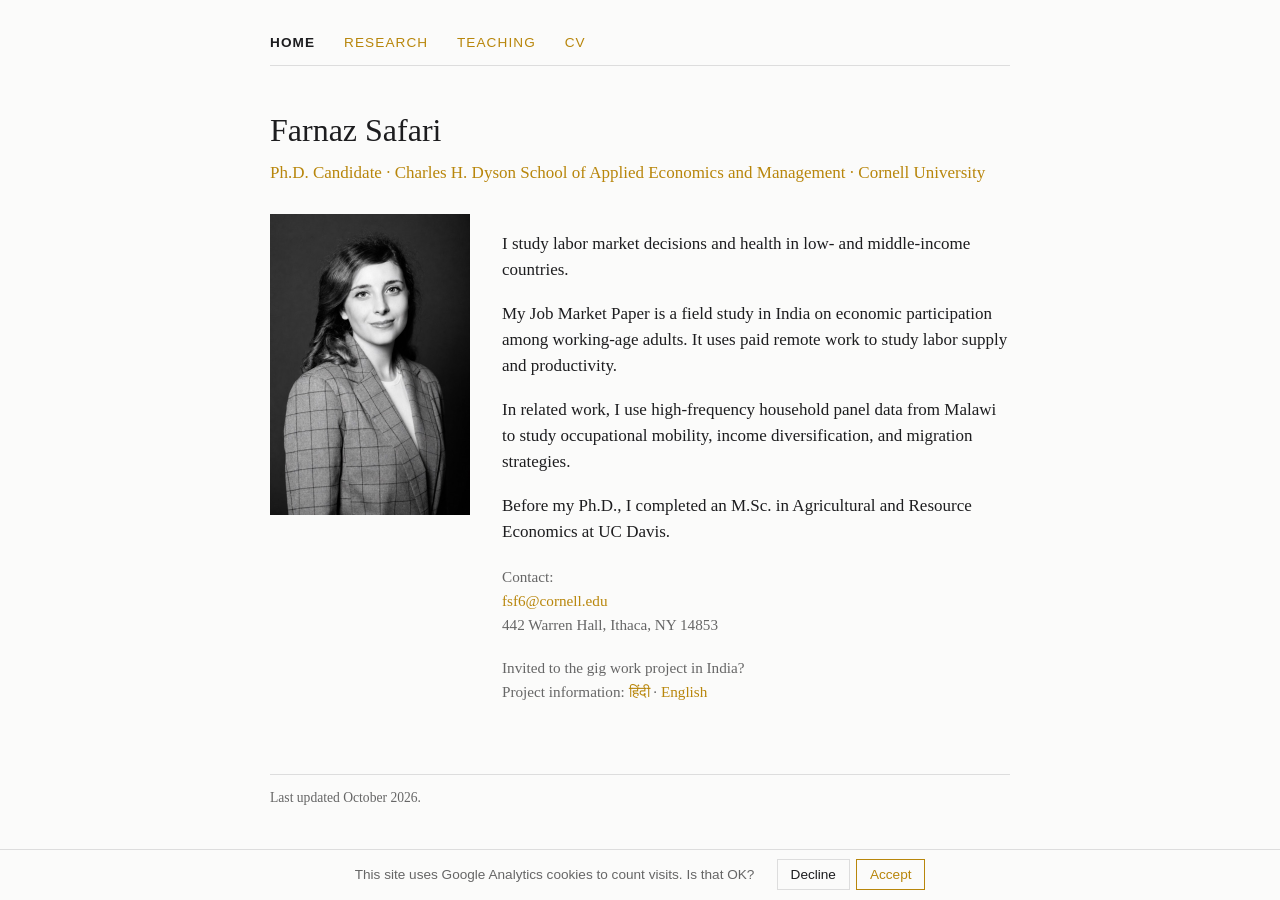
<file: index.html>
<!DOCTYPE html>
<html lang="en">
<head>
  <meta charset="utf-8">
  <meta name="viewport" content="width=device-width, initial-scale=1">
  <title>Farnaz Safari · Economics, Cornell University</title>
  <meta name="description" content="Farnaz Safari is a Ph.D. candidate in Applied Economics and Management at Cornell University. Development and labor economics.">
  <link rel="stylesheet" href="assets/style.css">
  <link rel="icon" href="data:image/svg+xml,%3Csvg xmlns='http://www.w3.org/2000/svg' viewBox='0 0 32 32'%3E%3Crect width='32' height='32' fill='%231a4b8c'/%3E%3Ctext x='16' y='22' font-family='Georgia' font-size='15' fill='white' text-anchor='middle'%3EFS%3C/text%3E%3C/svg%3E">
</head>
<body>

<nav>
  <a href="index.html" class="current">Home</a>
  <a href="research.html">Research</a>
  <a href="teaching.html">Teaching</a>
  <a href="files/Safari_CV.pdf">CV</a>
</nav>

<h1>Farnaz Safari</h1>
<p class="subtitle">Ph.D. Candidate · Charles H. Dyson School of Applied Economics and Management · Cornell University</p>

<div class="home-grid">
  <img class="portrait" src="assets/farnaz-safari.jpg" alt="Portrait of Farnaz Safari">
  <div class="bio">
    <p>I study labor market decisions and health in low- and middle-income countries.</p>
    <p>My Job Market Paper is a field study in India on economic participation among working-age adults. It uses paid remote work to study labor supply and productivity.</p>
    <p>In related work, I use high-frequency household panel data from Malawi to study occupational mobility, income diversification, and migration strategies.</p>
    <p>Before my Ph.D., I completed an M.Sc. in Agricultural and Resource Economics at UC Davis.</p>

    <p class="contact">
      Contact:<br>
      <a href="mailto:fsf6@cornell.edu">fsf6@cornell.edu</a><br>
      442 Warren Hall, Ithaca, NY 14853
    </p>

    <p class="contact">
      Invited to the gig work project in India?<br>
      Project information: <a href="gigwork/index.html">हिंदी</a> · <a href="gigwork/en.html">English</a>
    </p>
  </div>
</div>

<footer>
  Last updated October 2026.
</footer>


<!-- Visitor analytics (GoatCounter): countries, referrers, pages. No cookies. Dashboard: https://farnazsafari.goatcounter.com -->
<script data-goatcounter="https://farnazsafari.goatcounter.com/count" async src="//gc.zgo.at/count.js"></script>
<!-- Google Analytics, loaded only after the visitor accepts the banner (see assets/analytics.js) -->
<script src="assets/analytics.js" defer></script>
</body>
</html>
</file>
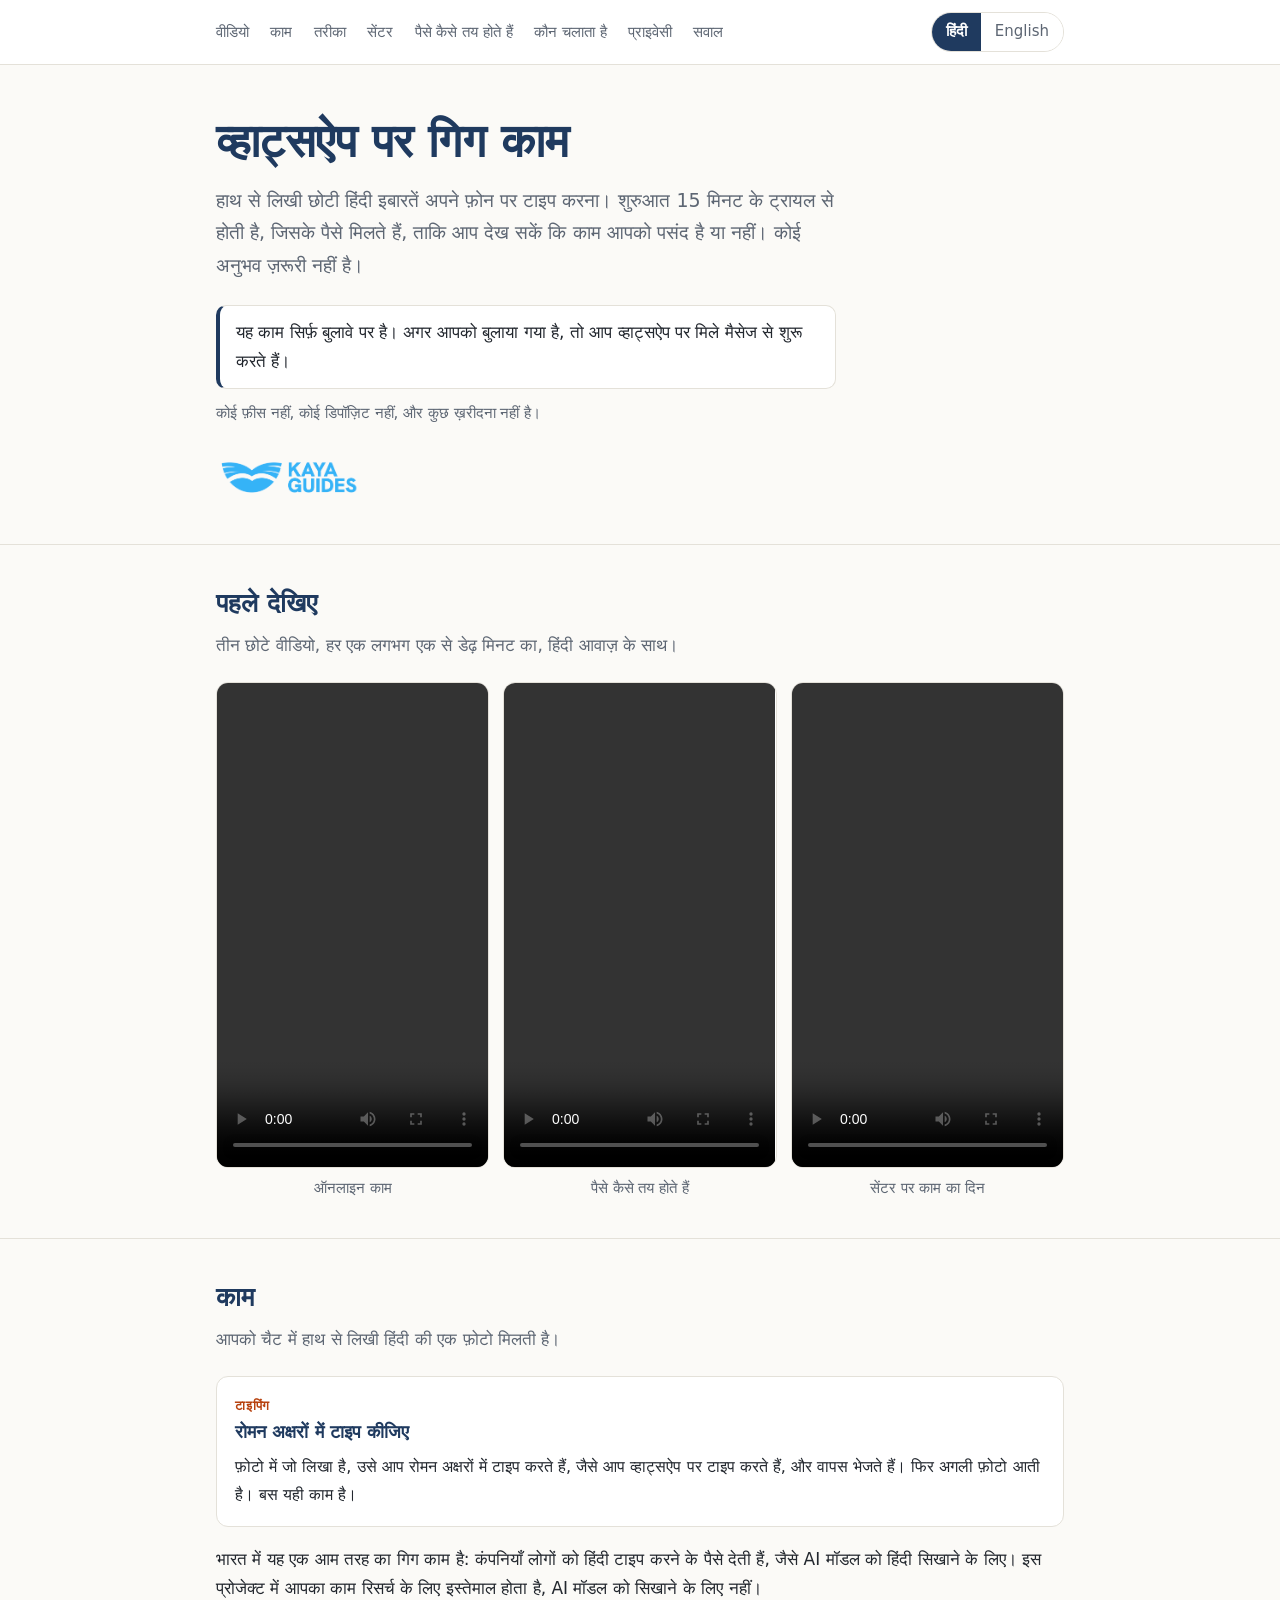
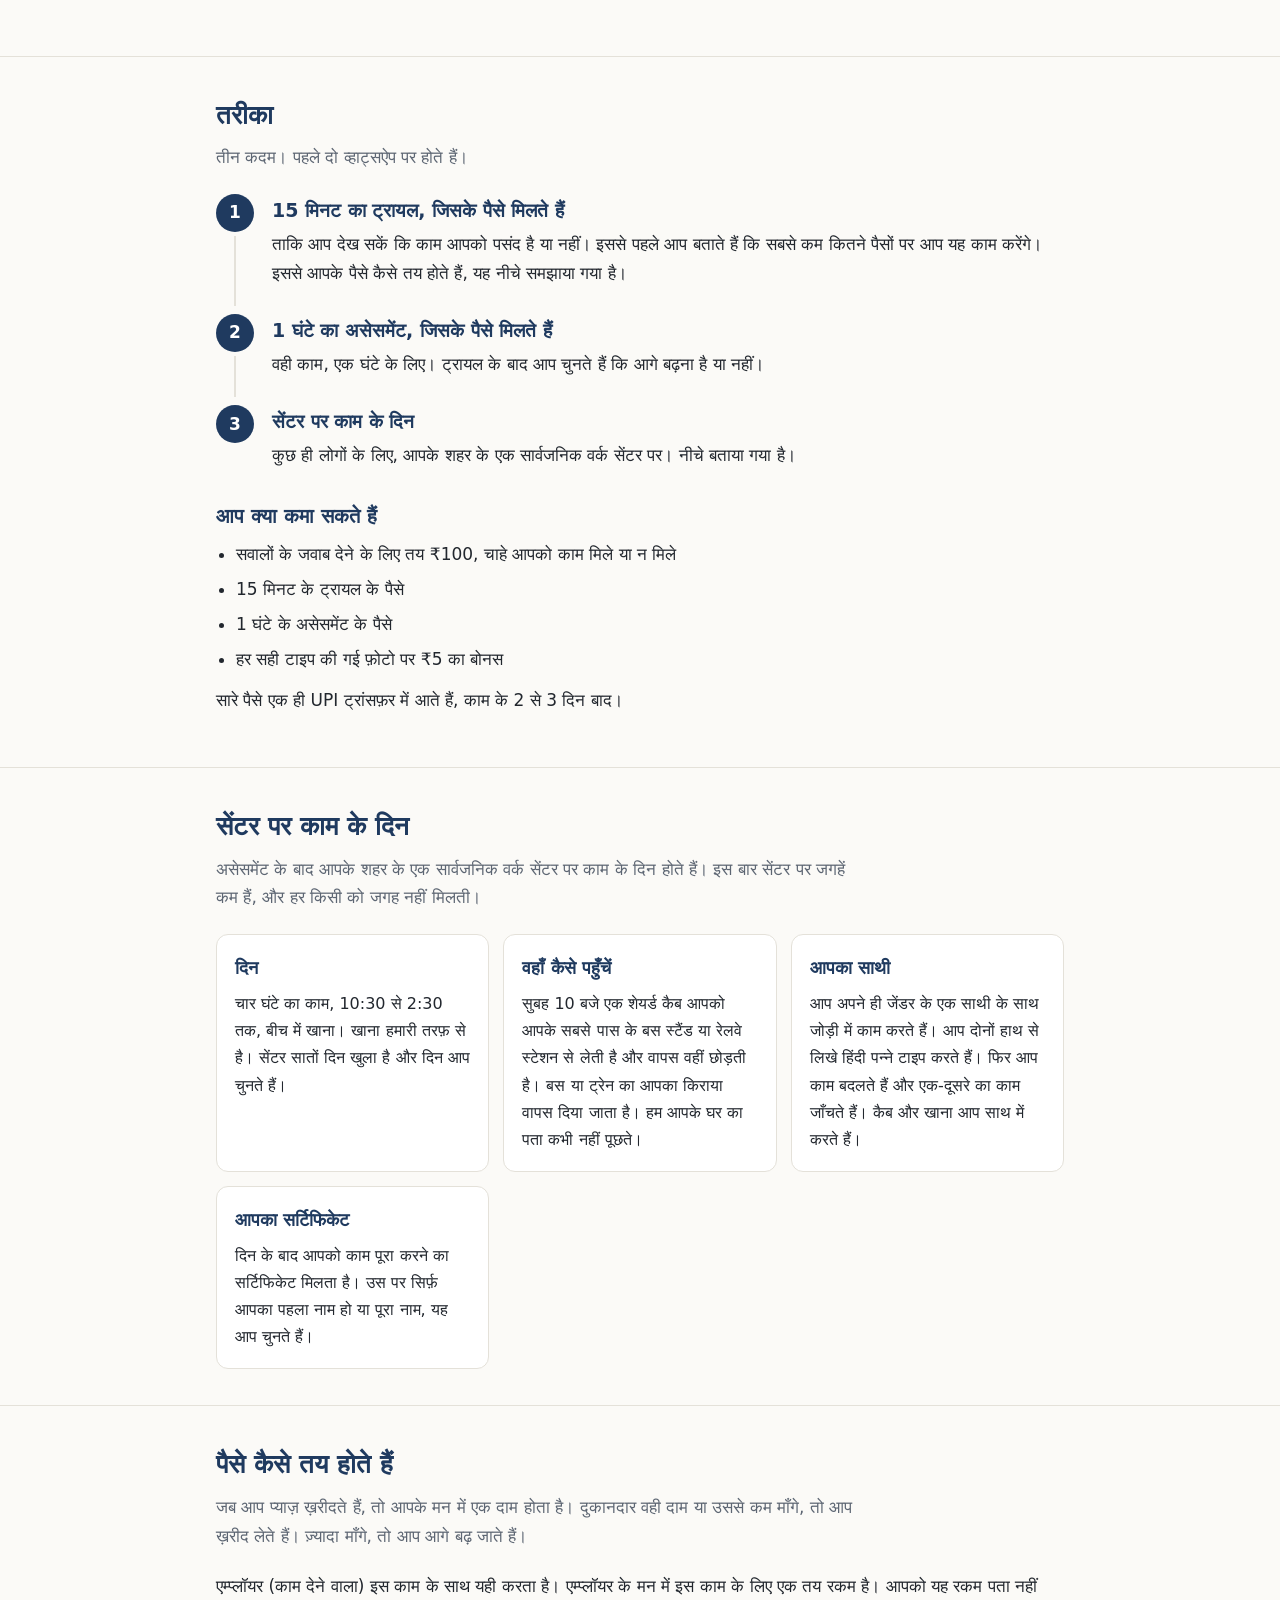
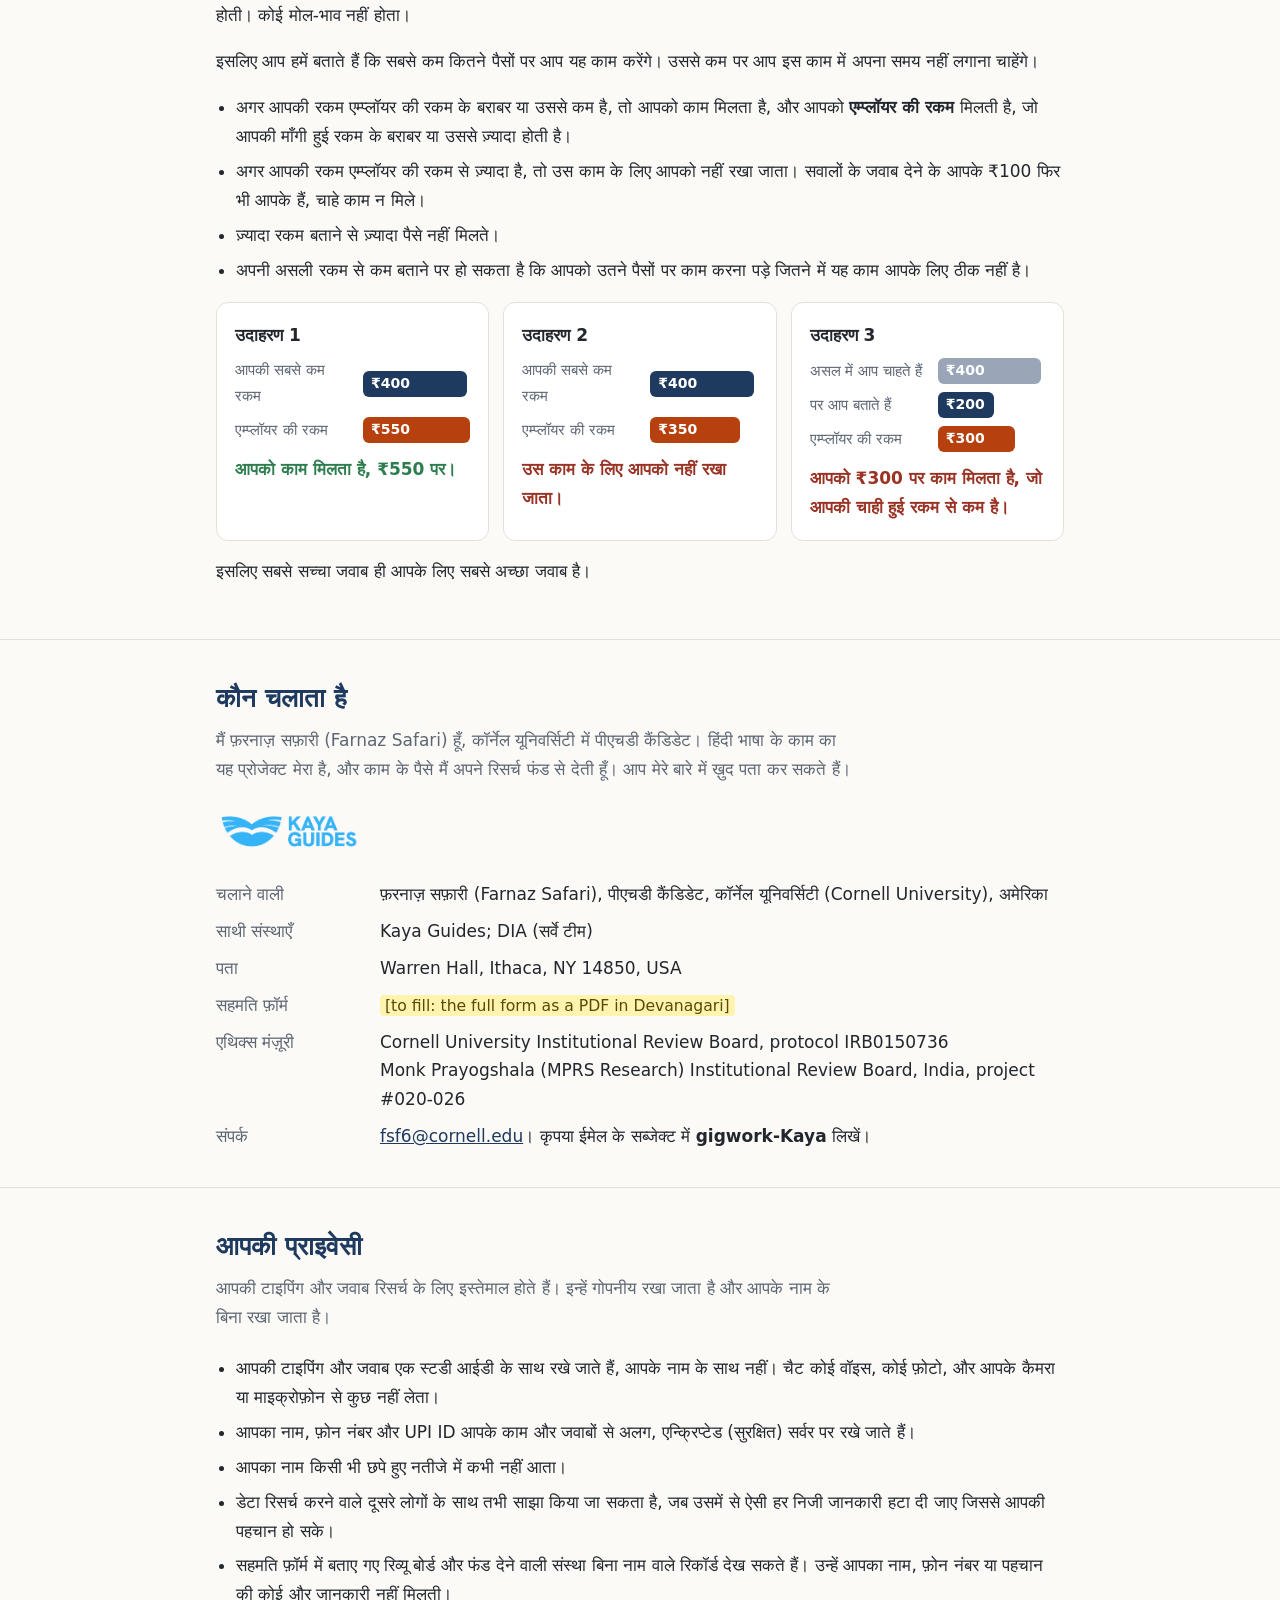
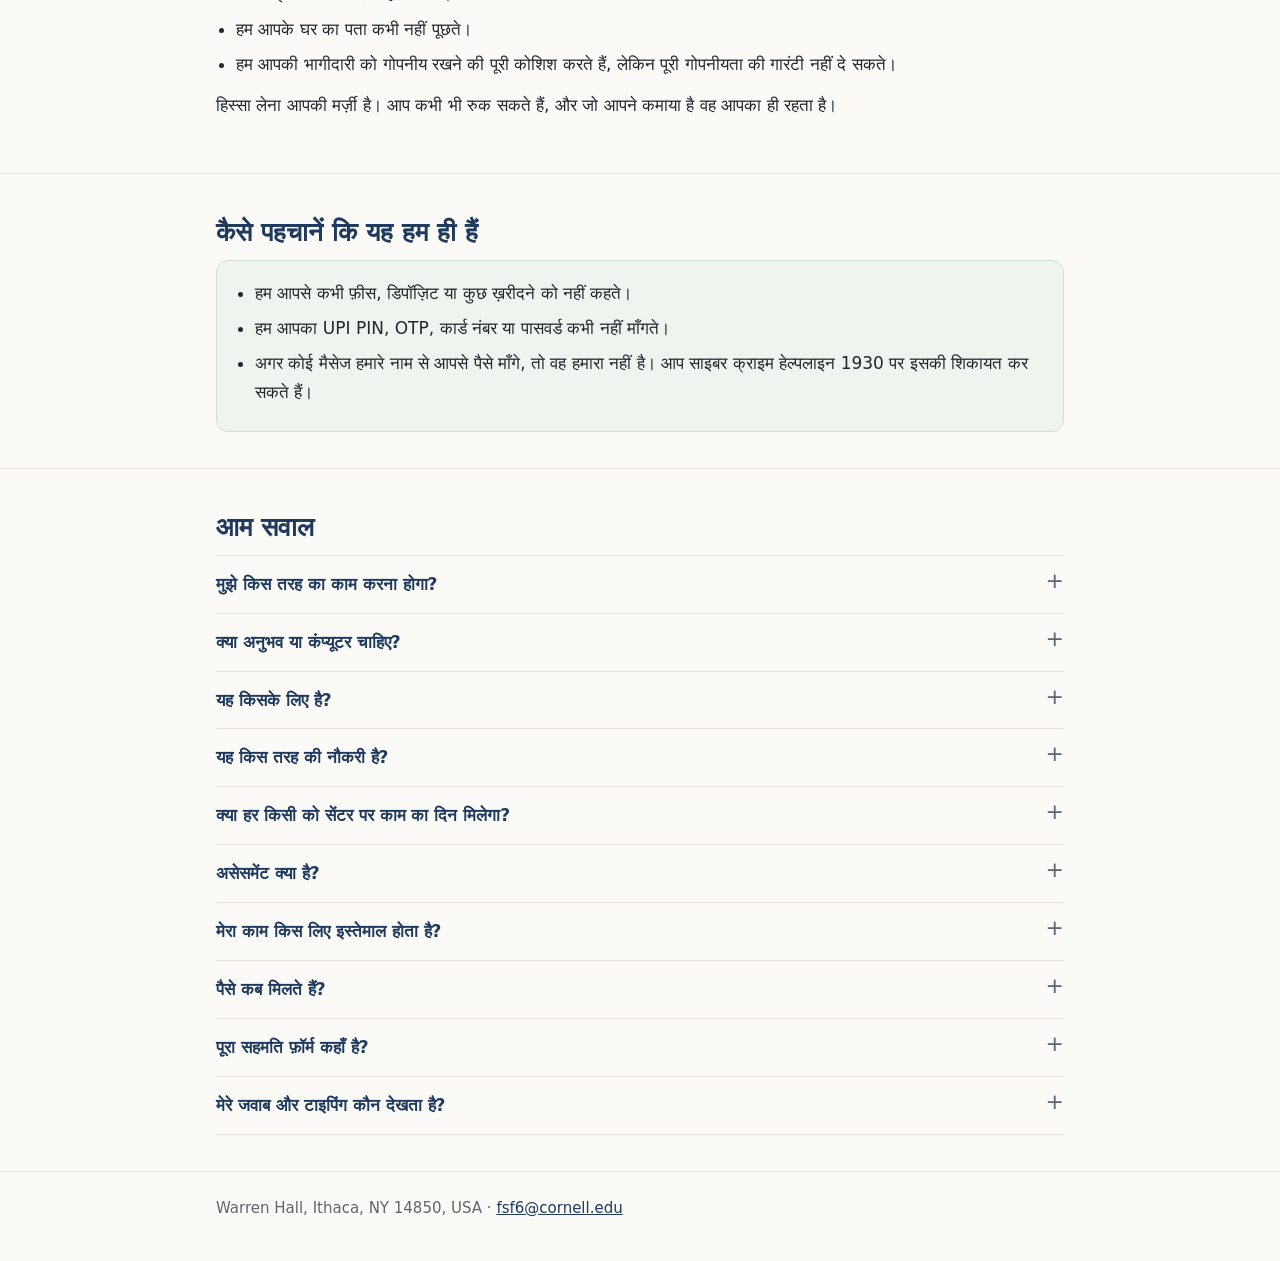
<file: gigwork/index.html>
<!doctype html>
<!-- Hindi page, the first page people see. The English page is en.html. Keep the two in step.
     The Hindi here is a draft and has not yet been checked by a native-speaker reviewer. -->
<html lang="hi">
<head>
<meta charset="utf-8">
<meta name="viewport" content="width=device-width, initial-scale=1">
<title>व्हाट्सऐप पर गिग काम | फ़रनाज़ सफ़ारी (Farnaz Safari), Cornell</title>
<meta name="description" content="व्हाट्सऐप पर गिग काम: हाथ से लिखी छोटी हिंदी इबारतें अपने फ़ोन पर टाइप करना। चलाने वाली: फ़रनाज़ सफ़ारी (Farnaz Safari), पीएचडी कैंडिडेट, कॉर्नेल यूनिवर्सिटी। सिर्फ़ बुलावे पर। कोई फ़ीस नहीं, कोई डिपॉज़िट नहीं।">
<link rel="stylesheet" href="style.css?v=2">
<link rel="alternate" hreflang="hi" href="index.html">
<link rel="alternate" hreflang="en" href="en.html">
</head>
<body>

<header class="top">
  <div class="wrap">
    <nav>
      <a href="#videos">वीडियो</a>
      <a href="#work">काम</a>
      <a href="#how">तरीका</a>
      <a href="#centre">सेंटर</a>
      <a href="#pay">पैसे कैसे तय होते हैं</a>
      <a href="#who">कौन चलाता है</a>
      <a href="#privacy">प्राइवेसी</a>
      <a href="#questions">सवाल</a>
    </nav>
    <div class="lang"><a class="on" href="index.html" lang="hi">हिंदी</a><a href="en.html" lang="en">English</a></div>
  </div>
</header>

<main>

<div class="wrap hero">
  <h1>व्हाट्सऐप पर गिग काम</h1>
  <p>हाथ से लिखी छोटी हिंदी इबारतें अपने फ़ोन पर टाइप करना। शुरुआत 15 मिनट के ट्रायल से होती है, जिसके पैसे मिलते हैं, ताकि आप देख सकें कि काम आपको पसंद है या नहीं। कोई अनुभव ज़रूरी नहीं है।</p>
  <div class="invite">यह काम सिर्फ़ बुलावे पर है। अगर आपको बुलाया गया है, तो आप व्हाट्सऐप पर मिले मैसेज से शुरू करते हैं।</div>
  <div class="under-btn">कोई फ़ीस नहीं, कोई डिपॉज़िट नहीं, और कुछ ख़रीदना नहीं है।</div>
  <div class="logos">
    <img class="kaya" src="logo_kaya_guides.png" alt="Kaya Guides">
  </div>
</div>

<section id="videos">
  <div class="wrap">
    <h2>पहले देखिए</h2>
    <p class="lead">तीन छोटे वीडियो, हर एक लगभग एक से डेढ़ मिनट का, हिंदी आवाज़ के साथ।</p>
    <div class="videos">
      <figure>
        <video controls preload="metadata" playsinline src="video1_online_job_hi.mp4?v=hi2"></video>
        <figcaption>ऑनलाइन काम</figcaption>
      </figure>
      <figure>
        <video controls preload="metadata" playsinline src="video2_lowest_pay_hi.mp4?v=hi2"></video>
        <figcaption>पैसे कैसे तय होते हैं</figcaption>
      </figure>
      <figure>
        <video controls preload="metadata" playsinline src="video3_centre_day_hi.mp4?v=hi2"></video>
        <figcaption>सेंटर पर काम का दिन</figcaption>
      </figure>
    </div>
  </div>
</section>

<section id="work">
  <div class="wrap">
    <h2>काम</h2>
    <p class="lead">आपको चैट में हाथ से लिखी हिंदी की एक फ़ोटो मिलती है।</p>
    <div class="cards">
      <div class="card">
        <div class="tag">टाइपिंग</div>
        <h3>रोमन अक्षरों में टाइप कीजिए</h3>
        <p>फ़ोटो में जो लिखा है, उसे आप रोमन अक्षरों में टाइप करते हैं, जैसे आप व्हाट्सऐप पर टाइप करते हैं, और वापस भेजते हैं। फिर अगली फ़ोटो आती है। बस यही काम है।</p>
      </div>
    </div>
    <p style="margin-top:18px">भारत में यह एक आम तरह का गिग काम है: कंपनियाँ लोगों को हिंदी टाइप करने के पैसे देती हैं, जैसे AI मॉडल को हिंदी सिखाने के लिए। इस प्रोजेक्ट में आपका काम रिसर्च के लिए इस्तेमाल होता है, AI मॉडल को सिखाने के लिए नहीं।</p>
  </div>
</section>

<section id="how">
  <div class="wrap">
    <h2>तरीका</h2>
    <p class="lead">तीन कदम। पहले दो व्हाट्सऐप पर होते हैं।</p>
    <ol class="steps">
      <li>
        <h3>15 मिनट का ट्रायल, जिसके पैसे मिलते हैं</h3>
        <p>ताकि आप देख सकें कि काम आपको पसंद है या नहीं। इससे पहले आप बताते हैं कि सबसे कम कितने पैसों पर आप यह काम करेंगे। इससे आपके पैसे कैसे तय होते हैं, यह नीचे समझाया गया है।</p>
      </li>
      <li>
        <h3>1 घंटे का असेसमेंट, जिसके पैसे मिलते हैं</h3>
        <p>वही काम, एक घंटे के लिए। ट्रायल के बाद आप चुनते हैं कि आगे बढ़ना है या नहीं।</p>
      </li>
      <li>
        <h3>सेंटर पर काम के दिन</h3>
        <p>कुछ ही लोगों के लिए, आपके शहर के एक सार्वजनिक वर्क सेंटर पर। नीचे बताया गया है।</p>
      </li>
    </ol>
    <h3 style="color:var(--ink); margin:8px 0 6px">आप क्या कमा सकते हैं</h3>
    <ul class="rules">
      <li>सवालों के जवाब देने के लिए तय ₹100, चाहे आपको काम मिले या न मिले</li>
      <li>15 मिनट के ट्रायल के पैसे</li>
      <li>1 घंटे के असेसमेंट के पैसे</li>
      <li>हर सही टाइप की गई फ़ोटो पर ₹5 का बोनस</li>
    </ul>
    <p style="margin-top:12px">सारे पैसे एक ही UPI ट्रांसफ़र में आते हैं, काम के 2 से 3 दिन बाद।</p>
  </div>
</section>

<section id="centre">
  <div class="wrap">
    <h2>सेंटर पर काम के दिन</h2>
    <p class="lead">असेसमेंट के बाद आपके शहर के एक सार्वजनिक वर्क सेंटर पर काम के दिन होते हैं। इस बार सेंटर पर जगहें कम हैं, और हर किसी को जगह नहीं मिलती।</p>
    <div class="cards">
      <div class="card">
        <h3>दिन</h3>
        <p>चार घंटे का काम, 10:30 से 2:30 तक, बीच में खाना। खाना हमारी तरफ़ से है। सेंटर सातों दिन खुला है और दिन आप चुनते हैं।</p>
      </div>
      <div class="card">
        <h3>वहाँ कैसे पहुँचें</h3>
        <p>सुबह 10 बजे एक शेयर्ड कैब आपको आपके सबसे पास के बस स्टैंड या रेलवे स्टेशन से लेती है और वापस वहीं छोड़ती है। बस या ट्रेन का आपका किराया वापस दिया जाता है। हम आपके घर का पता कभी नहीं पूछते।</p>
      </div>
      <div class="card">
        <h3>आपका साथी</h3>
        <p>आप अपने ही जेंडर के एक साथी के साथ जोड़ी में काम करते हैं। आप दोनों हाथ से लिखे हिंदी पन्ने टाइप करते हैं। फिर आप काम बदलते हैं और एक-दूसरे का काम जाँचते हैं। कैब और खाना आप साथ में करते हैं।</p>
      </div>
      <div class="card">
        <h3>आपका सर्टिफिकेट</h3>
        <p>दिन के बाद आपको काम पूरा करने का सर्टिफिकेट मिलता है। उस पर सिर्फ़ आपका पहला नाम हो या पूरा नाम, यह आप चुनते हैं।</p>
      </div>
    </div>
  </div>
</section>

<section id="pay">
  <div class="wrap">
    <h2>पैसे कैसे तय होते हैं</h2>
    <p class="lead">जब आप प्याज़ ख़रीदते हैं, तो आपके मन में एक दाम होता है। दुकानदार वही दाम या उससे कम माँगे, तो आप ख़रीद लेते हैं। ज़्यादा माँगे, तो आप आगे बढ़ जाते हैं।</p>
    <p>एम्प्लॉयर (काम देने वाला) इस काम के साथ यही करता है। एम्प्लॉयर के मन में इस काम के लिए एक तय रकम है। आपको यह रकम पता नहीं होती। कोई मोल-भाव नहीं होता।</p>
    <p>इसलिए आप हमें बताते हैं कि सबसे कम कितने पैसों पर आप यह काम करेंगे। उससे कम पर आप इस काम में अपना समय नहीं लगाना चाहेंगे।</p>
    <ul class="rules">
      <li>अगर आपकी रकम एम्प्लॉयर की रकम के बराबर या उससे कम है, तो आपको काम मिलता है, और आपको <strong>एम्प्लॉयर की रकम</strong> मिलती है, जो आपकी माँगी हुई रकम के बराबर या उससे ज़्यादा होती है।</li>
      <li>अगर आपकी रकम एम्प्लॉयर की रकम से ज़्यादा है, तो उस काम के लिए आपको नहीं रखा जाता। सवालों के जवाब देने के आपके ₹100 फिर भी आपके हैं, चाहे काम न मिले।</li>
      <li>ज़्यादा रकम बताने से ज़्यादा पैसे नहीं मिलते।</li>
      <li>अपनी असली रकम से कम बताने पर हो सकता है कि आपको उतने पैसों पर काम करना पड़े जितने में यह काम आपके लिए ठीक नहीं है।</li>
    </ul>
    <div class="examples">
      <div class="ex">
        <strong>उदाहरण 1</strong>
        <div class="row"><span class="label">आपकी सबसे कम रकम</span><span class="bar you" style="width:44%">₹400</span></div>
        <div class="row"><span class="label">एम्प्लॉयर की रकम</span><span class="bar emp" style="width:60%">₹550</span></div>
        <div class="result ok">आपको काम मिलता है, ₹550 पर।</div>
      </div>
      <div class="ex">
        <strong>उदाहरण 2</strong>
        <div class="row"><span class="label">आपकी सबसे कम रकम</span><span class="bar you" style="width:44%">₹400</span></div>
        <div class="row"><span class="label">एम्प्लॉयर की रकम</span><span class="bar emp" style="width:38%">₹350</span></div>
        <div class="result no">उस काम के लिए आपको नहीं रखा जाता।</div>
      </div>
      <div class="ex">
        <strong>उदाहरण 3</strong>
        <div class="row"><span class="label">असल में आप चाहते हैं</span><span class="bar you" style="width:44%; opacity:.45">₹400</span></div>
        <div class="row"><span class="label">पर आप बताते हैं</span><span class="bar you" style="width:24%">₹200</span></div>
        <div class="row"><span class="label">एम्प्लॉयर की रकम</span><span class="bar emp" style="width:33%">₹300</span></div>
        <div class="result no">आपको ₹300 पर काम मिलता है, जो आपकी चाही हुई रकम से कम है।</div>
      </div>
    </div>
    <p style="margin-top:16px">इसलिए सबसे सच्चा जवाब ही आपके लिए सबसे अच्छा जवाब है।</p>
  </div>
</section>

<section id="who">
  <div class="wrap">
    <h2>कौन चलाता है</h2>
    <p class="lead">मैं फ़रनाज़ सफ़ारी (Farnaz Safari) हूँ, कॉर्नेल यूनिवर्सिटी में पीएचडी कैंडिडेट। हिंदी भाषा के काम का यह प्रोजेक्ट मेरा है, और काम के पैसे मैं अपने रिसर्च फंड से देती हूँ। आप मेरे बारे में ख़ुद पता कर सकते हैं।</p>
    <div class="logos" style="margin:0 0 22px">
      <img class="kaya" src="logo_kaya_guides.png" alt="Kaya Guides">
    </div>
    <dl class="who">
      <dt>चलाने वाली</dt>
      <dd>फ़रनाज़ सफ़ारी (Farnaz Safari), पीएचडी कैंडिडेट, कॉर्नेल यूनिवर्सिटी (Cornell University), अमेरिका</dd>
      <dt>साथी संस्थाएँ</dt>
      <dd>Kaya Guides; DIA (सर्वे टीम)</dd>
      <dt>पता</dt>
      <dd>Warren Hall, Ithaca, NY 14850, USA</dd>
      <dt>सहमति फ़ॉर्म</dt>
      <dd><span class="fill">[to fill: the full form as a PDF in Devanagari]</span></dd>
      <dt>एथिक्स मंज़ूरी</dt>
      <dd>Cornell University Institutional Review Board, protocol IRB0150736<br>Monk Prayogshala (MPRS Research) Institutional Review Board, India, project #020-026</dd>
      <dt>संपर्क</dt>
      <dd><a href="mailto:fsf6@cornell.edu?subject=gigwork-Kaya">fsf6@cornell.edu</a>। कृपया ईमेल के सब्जेक्ट में <strong>gigwork-Kaya</strong> लिखें।</dd>
    </dl>
  </div>
</section>

<section id="privacy">
  <div class="wrap">
    <h2>आपकी प्राइवेसी</h2>
    <p class="lead">आपकी टाइपिंग और जवाब रिसर्च के लिए इस्तेमाल होते हैं। इन्हें गोपनीय रखा जाता है और आपके नाम के बिना रखा जाता है।</p>
    <ul class="rules">
      <li>आपकी टाइपिंग और जवाब एक स्टडी आईडी के साथ रखे जाते हैं, आपके नाम के साथ नहीं। चैट कोई वॉइस, कोई फ़ोटो, और आपके कैमरा या माइक्रोफ़ोन से कुछ नहीं लेता।</li>
      <li>आपका नाम, फ़ोन नंबर और UPI ID आपके काम और जवाबों से अलग, एन्क्रिप्टेड (सुरक्षित) सर्वर पर रखे जाते हैं।</li>
      <li>आपका नाम किसी भी छपे हुए नतीजे में कभी नहीं आता।</li>
      <li>डेटा रिसर्च करने वाले दूसरे लोगों के साथ तभी साझा किया जा सकता है, जब उसमें से ऐसी हर निजी जानकारी हटा दी जाए जिससे आपकी पहचान हो सके।</li>
      <li>सहमति फ़ॉर्म में बताए गए रिव्यू बोर्ड और फंड देने वाली संस्था बिना नाम वाले रिकॉर्ड देख सकते हैं। उन्हें आपका नाम, फ़ोन नंबर या पहचान की कोई और जानकारी नहीं मिलती।</li>
      <li>हम आपके घर का पता कभी नहीं पूछते।</li>
      <li>हम आपकी भागीदारी को गोपनीय रखने की पूरी कोशिश करते हैं, लेकिन पूरी गोपनीयता की गारंटी नहीं दे सकते।</li>
    </ul>
    <p style="margin-top:12px">हिस्सा लेना आपकी मर्ज़ी है। आप कभी भी रुक सकते हैं, और जो आपने कमाया है वह आपका ही रहता है।</p>
  </div>
</section>

<section id="safety">
  <div class="wrap">
    <h2>कैसे पहचानें कि यह हम ही हैं</h2>
    <div class="safe">
      <ul>
        <li>हम आपसे कभी फ़ीस, डिपॉज़िट या कुछ ख़रीदने को नहीं कहते।</li>
        <li>हम आपका UPI PIN, OTP, कार्ड नंबर या पासवर्ड कभी नहीं माँगते।</li>
        <li>अगर कोई मैसेज हमारे नाम से आपसे पैसे माँगे, तो वह हमारा नहीं है। आप साइबर क्राइम हेल्पलाइन 1930 पर इसकी शिकायत कर सकते हैं।</li>
      </ul>
    </div>
  </div>
</section>

<section id="questions">
  <div class="wrap">
    <h2>आम सवाल</h2>
    <details>
      <summary>मुझे किस तरह का काम करना होगा?</summary>
      <p>आपको हाथ से लिखी हिंदी की फ़ोटो मिलती हैं। हर फ़ोटो को आप रोमन अक्षरों में टाइप करके वापस भेजते हैं। पहले आपको एक उदाहरण दिखाया जाता है।</p>
    </details>
    <details>
      <summary>क्या अनुभव या कंप्यूटर चाहिए?</summary>
      <p>कोई अनुभव ज़रूरी नहीं है। ट्रायल आपके फ़ोन पर, व्हाट्सऐप में होता है। और कुछ नहीं चाहिए।</p>
    </details>
    <details>
      <summary>यह किसके लिए है?</summary>
      <p>इस बार यह सिर्फ़ बुलावे पर है। जिन्हें बुलाया जाता है, उन्हें व्हाट्सऐप पर मैसेज मिलता है और वे वहीं से शुरू करते हैं। इस पेज पर कोई साइन-अप नहीं है।</p>
    </details>
    <details>
      <summary>यह किस तरह की नौकरी है?</summary>
      <p>पार्ट-टाइम काम, जिसमें हर काम के पैसे मिलते हैं। कोई लंबा बंधन नहीं है।</p>
    </details>
    <details>
      <summary>क्या हर किसी को सेंटर पर काम का दिन मिलेगा?</summary>
      <p>नहीं। इस बार सेंटर पर जगहें कम हैं, और हर किसी को जगह नहीं मिलती।</p>
    </details>
    <details>
      <summary>असेसमेंट क्या है?</summary>
      <p>आपके फ़ोन पर वही काम, एक घंटे के लिए। इसके पैसे मिलते हैं। ट्रायल के बाद आप चुनते हैं कि आगे बढ़ना है या नहीं। सेंटर पर काम के दिन इसके बाद आते हैं।</p>
    </details>
    <details>
      <summary>मेरा काम किस लिए इस्तेमाल होता है?</summary>
      <p>रिसर्च के लिए। भारत में इस तरह का काम आम गिग काम है, और कंपनियाँ अक्सर AI मॉडल को हिंदी सिखाने के लिए इसके पैसे देती हैं। इस प्रोजेक्ट में आपका काम AI मॉडल को सिखाने के लिए इस्तेमाल नहीं होता।</p>
    </details>
    <details>
      <summary>पैसे कब मिलते हैं?</summary>
      <p>सारे पैसे एक ही UPI ट्रांसफ़र में आते हैं, काम के 2 से 3 दिन बाद।</p>
    </details>
    <details>
      <summary>पूरा सहमति फ़ॉर्म कहाँ है?</summary>
      <p>इस पेज के "कौन चलाता है" हिस्से में, हिंदी में PDF के रूप में।</p>
    </details>
    <details>
      <summary>मेरे जवाब और टाइपिंग कौन देखता है?</summary>
      <p>आपका काम और जवाब एक स्टडी आईडी के साथ रखे जाते हैं, आपके नाम के साथ नहीं। आपका नाम, फ़ोन नंबर और UPI ID अलग रखे जाते हैं। पूरी जानकारी इस पेज के "आपकी प्राइवेसी" हिस्से में है।</p>
    </details>
  </div>
</section>

</main>

<footer>
  <div class="wrap">
    Warren Hall, Ithaca, NY 14850, USA · <a href="mailto:fsf6@cornell.edu?subject=gigwork-Kaya">fsf6@cornell.edu</a>
  </div>
</footer>

<!-- Visitor analytics (GoatCounter): countries, referrers, pages. No cookies. Dashboard: https://farnazsafari.goatcounter.com -->
<script data-goatcounter="https://farnazsafari.goatcounter.com/count" async src="//gc.zgo.at/count.js"></script>
</body>
</html>
</file>
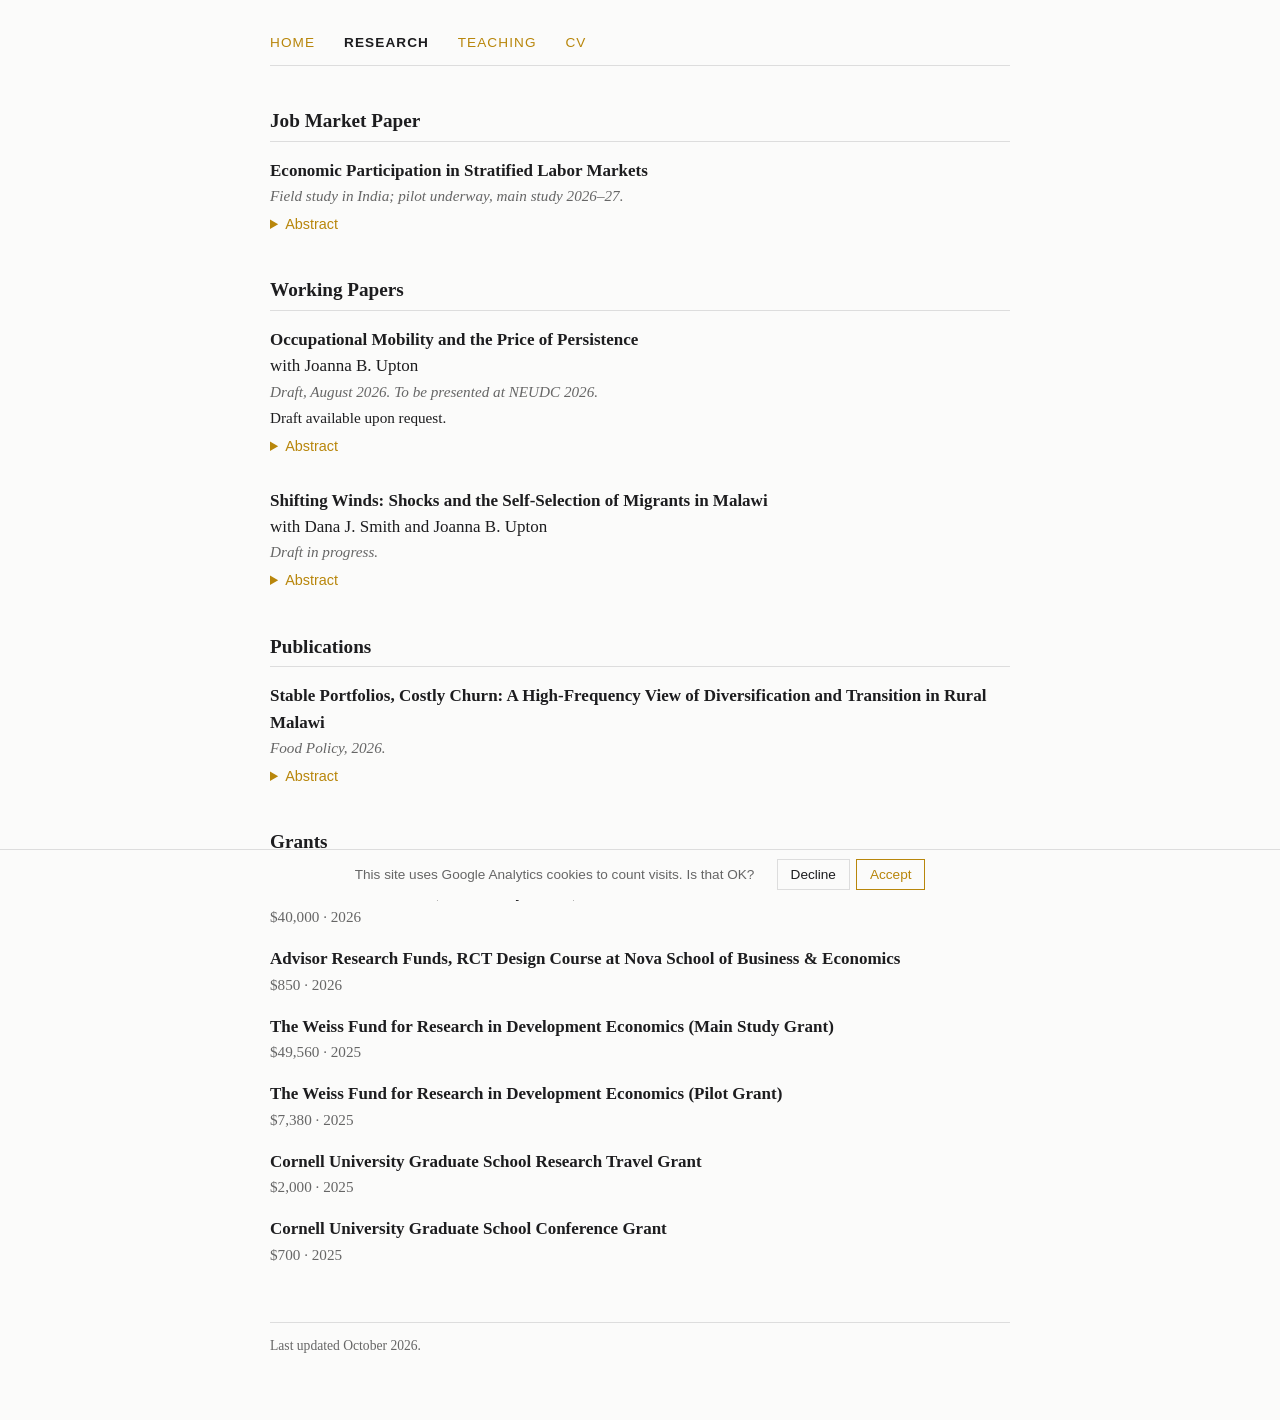
<file: research.html>
<!DOCTYPE html>
<html lang="en">
<head>
  <meta charset="utf-8">
  <meta name="viewport" content="width=device-width, initial-scale=1">
  <title>Research · Farnaz Safari</title>
  <meta name="description" content="Research by Farnaz Safari: job market paper, working papers, and work in progress in development and labor economics.">
  <link rel="stylesheet" href="assets/style.css">
  <link rel="icon" href="data:image/svg+xml,%3Csvg xmlns='http://www.w3.org/2000/svg' viewBox='0 0 32 32'%3E%3Crect width='32' height='32' fill='%231a4b8c'/%3E%3Ctext x='16' y='22' font-family='Georgia' font-size='15' fill='white' text-anchor='middle'%3EFS%3C/text%3E%3C/svg%3E">
</head>
<body>

<nav>
  <a href="index.html">Home</a>
  <a href="research.html" class="current">Research</a>
  <a href="teaching.html">Teaching</a>
  <a href="files/Safari_CV.pdf">CV</a>
</nav>

<h2>Job Market Paper</h2>

<div class="paper">
  <span class="title">Economic Participation in Stratified Labor Markets</span>
  <span class="status">Field study in India; pilot underway, main study 2026&ndash;27.</span>
  <details>
    <summary>Abstract</summary>
    <p>A field study of labor supply and productivity among working-age adults in urban India, built around paid remote work.</p>
    <p>This project is supported by a pilot grant and a main-study grant from the Weiss Fund for Research in Development Economics, the Tata-Cornell Institute, and a Research Travel Grant from the Cornell University Graduate School.</p>
  </details>
</div>

<h2>Working Papers</h2>

<div class="paper">
  <span class="title">Occupational Mobility and the Price of Persistence</span>
  <span class="coauthors">with Joanna B. Upton</span>
  <span class="status">Draft, August 2026. To be presented at NEUDC 2026.</span>
  <span class="links">Draft available upon request.</span>
  <details>
    <summary>Abstract</summary>
    <p>How readily do poor rural households move between occupations, and what holds them in place? Using a 51-month panel of 4,469 households in southern Malawi, observed each agricultural season, we estimate a dynamic model of households&rsquo; occupational portfolios in which a credit constraint limits who can finance capital-intensive activities and a labor-market friction prices access and switching. Because persistent heterogeneity can masquerade as friction, each friction parameter is estimated with and without household-history controls and reported as a bracket. Three results follow. Switching is costly: revising the portfolio costs 21 to 48 percent of the dispersion in seasonal taste shocks per activity changed, and this friction alone accounts for 23 to 56 percent of persistence beyond what memoryless choice predicts. Incumbency matters: past operators of an occupation face lower entry barriers than first-time entrants, most strongly for salaried work. And liquidity determines who participates, not when: households without a liquid buffer operate capital-intensive activities at lower rates in every season, whatever the state of the credit market, making credit protection the one policy lever that reaches them.</p>
  </details>
</div>

<div class="paper">
  <span class="title">Shifting Winds: Shocks and the Self-Selection of Migrants in Malawi</span>
  <span class="coauthors">with Dana J. Smith and Joanna B. Upton</span>
  <span class="status">Draft in progress.</span>
  <details>
    <summary>Abstract</summary>
    <p>Whether migrants come from the top or the bottom of the skill distribution determines who gains from migration, but data that observe migrants before they leave are rare in sub-Saharan Africa. We study migrant self-selection in Malawi using the Rapid Feedback Monitoring System, a monthly panel that followed 5,400 households in 12 districts from August 2020 to January 2025, recording departures in real time alongside self-reported shocks. Nearly one in five households sent a migrant. Moves are long-term rather than seasonal, and most migrants stay within their district or go to Malawian cities. Selection is positive but modest: English literacy predicts migration while general schooling does not. Within households, selection is sharper: families send their most-educated member, and a man when one is available. Across households, family structure predicts migration and wealth does not. Drought, rising food prices, illness, and economic losses each raise migration modestly for up to a year, and they reinforce rather than reverse selection: larger households become still more likely to send a migrant, and women still less likely to go.</p>
  </details>
</div>

<h2>Publications</h2>

<div class="paper">
  <span class="title">Stable Portfolios, Costly Churn: A High-Frequency View of Diversification and Transition in Rural Malawi</span>
  <span class="status"><em>Food Policy</em>, 2026.</span>
  <details>
    <summary>Abstract</summary>
    <p>Rural Malawian households adjust labor along two margins of a single portfolio: churning occupations over time (transition) and holding several income activities at once (concurrent diversification). Annual surveys collapse the year into a single observation and record sequential within-year reallocation as though it were a stable diversified portfolio. Using a monthly panel of more than 5,400 households (2020&ndash;2024), I separate the two and trace their distinct and opposing food-security signatures. A household&rsquo;s diversification is assembled mostly from different members each holding a distinct, short-duration activity, rather than from one person juggling several activities at once (individual multitasking), and primary occupations churn horizontally through low-return casual labor (<em>ganyu</em>). Decomposing the within-year food-security association into two offsetting flows reveals that transitions track deterioration, disproportionately for the asset-poor, while stable diversification is protective; I interpret these associations descriptively. An annual instrument of the kind used by the World Bank&rsquo;s Living Standards Measurement Study (LSMS), built from the same households, recovers the consumption&ndash;diversification gradient but cannot separate the two flows, even though they call for opposite responses: distress-driven switching marks households that need to be shielded from being pushed into low-return work, whereas stable diversification is worth protecting and encouraging.</p>
  </details>
</div>

<h2>Grants</h2>

<div class="teach-item">
  <span class="course">Tata-Cornell Institute (Main Study Grant)</span>
  <span class="detail">$40,000 · 2026</span>
</div>

<div class="teach-item">
  <span class="course">Advisor Research Funds, RCT Design Course at Nova School of Business &amp; Economics</span>
  <span class="detail">$850 · 2026</span>
</div>

<div class="teach-item">
  <span class="course">The Weiss Fund for Research in Development Economics (Main Study Grant)</span>
  <span class="detail">$49,560 · 2025</span>
</div>

<div class="teach-item">
  <span class="course">The Weiss Fund for Research in Development Economics (Pilot Grant)</span>
  <span class="detail">$7,380 · 2025</span>
</div>

<div class="teach-item">
  <span class="course">Cornell University Graduate School Research Travel Grant</span>
  <span class="detail">$2,000 · 2025</span>
</div>

<div class="teach-item">
  <span class="course">Cornell University Graduate School Conference Grant</span>
  <span class="detail">$700 · 2025</span>
</div>

<footer>
  Last updated October 2026.
</footer>


<!-- Visitor analytics (GoatCounter): countries, referrers, pages. No cookies. Dashboard: https://farnazsafari.goatcounter.com -->
<script data-goatcounter="https://farnazsafari.goatcounter.com/count" async src="//gc.zgo.at/count.js"></script>
<!-- Google Analytics, loaded only after the visitor accepts the banner (see assets/analytics.js) -->
<script src="assets/analytics.js" defer></script>
</body>
</html>
</file>
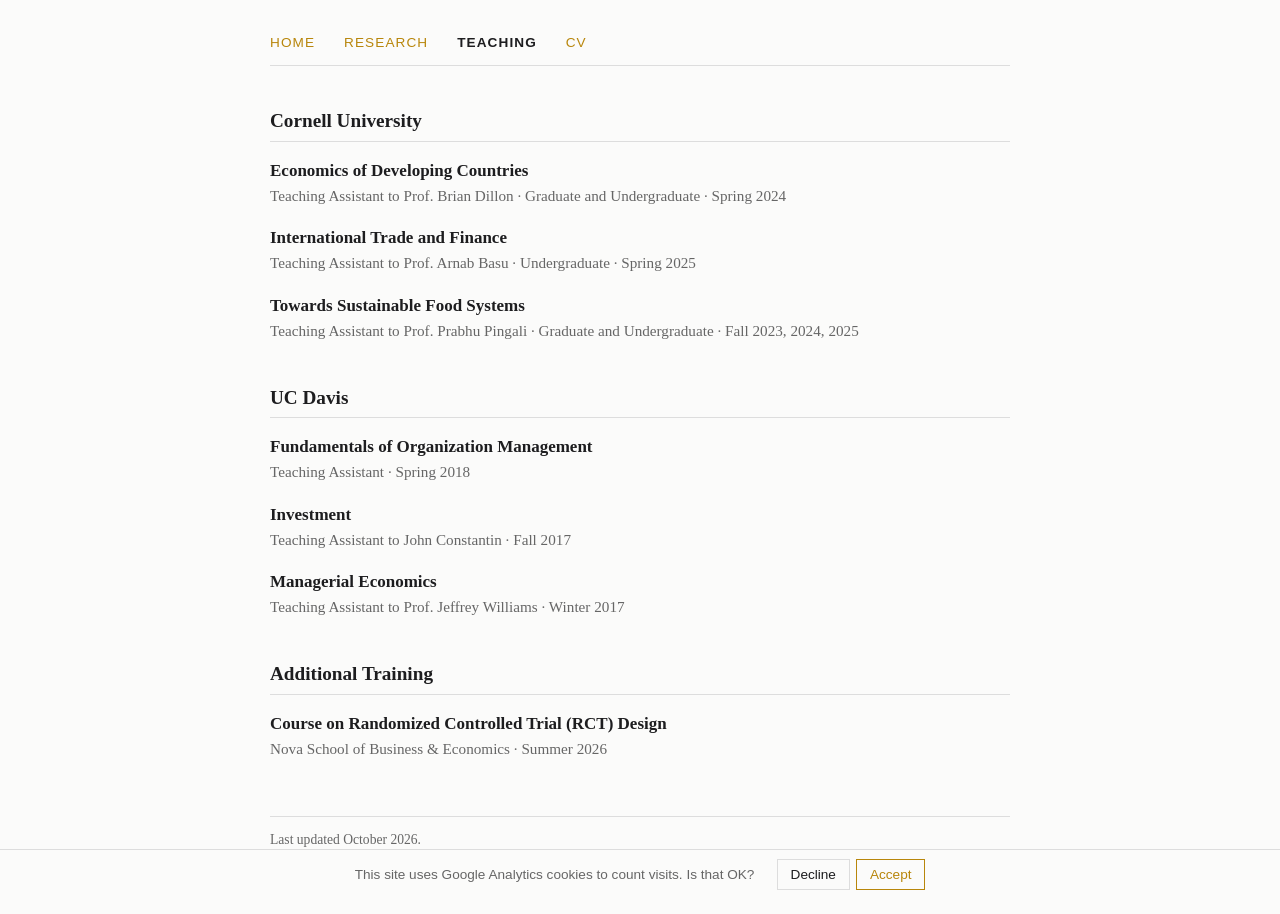
<file: teaching.html>
<!DOCTYPE html>
<html lang="en">
<head>
  <meta charset="utf-8">
  <meta name="viewport" content="width=device-width, initial-scale=1">
  <title>Teaching · Farnaz Safari</title>
  <meta name="description" content="Teaching experience of Farnaz Safari at Cornell University and UC Davis.">
  <link rel="stylesheet" href="assets/style.css">
  <link rel="icon" href="data:image/svg+xml,%3Csvg xmlns='http://www.w3.org/2000/svg' viewBox='0 0 32 32'%3E%3Crect width='32' height='32' fill='%231a4b8c'/%3E%3Ctext x='16' y='22' font-family='Georgia' font-size='15' fill='white' text-anchor='middle'%3EFS%3C/text%3E%3C/svg%3E">
</head>
<body>

<nav>
  <a href="index.html">Home</a>
  <a href="research.html">Research</a>
  <a href="teaching.html" class="current">Teaching</a>
  <a href="files/Safari_CV.pdf">CV</a>
</nav>

<h2>Cornell University</h2>

<div class="teach-item">
  <span class="course">Economics of Developing Countries</span>
  <span class="detail">Teaching Assistant to Prof. Brian Dillon · Graduate and Undergraduate · Spring 2024</span>
</div>

<div class="teach-item">
  <span class="course">International Trade and Finance</span>
  <span class="detail">Teaching Assistant to Prof. Arnab Basu · Undergraduate · Spring 2025</span>
</div>

<div class="teach-item">
  <span class="course">Towards Sustainable Food Systems</span>
  <span class="detail">Teaching Assistant to Prof. Prabhu Pingali · Graduate and Undergraduate · Fall 2023, 2024, 2025</span>
</div>

<h2>UC Davis</h2>

<div class="teach-item">
  <span class="course">Fundamentals of Organization Management</span>
  <span class="detail">Teaching Assistant · Spring 2018</span>
</div>

<div class="teach-item">
  <span class="course">Investment</span>
  <span class="detail">Teaching Assistant to John Constantin · Fall 2017</span>
</div>

<div class="teach-item">
  <span class="course">Managerial Economics</span>
  <span class="detail">Teaching Assistant to Prof. Jeffrey Williams · Winter 2017</span>
</div>

<h2>Additional Training</h2>

<div class="teach-item">
  <span class="course">Course on Randomized Controlled Trial (RCT) Design</span>
  <span class="detail">Nova School of Business &amp; Economics · Summer 2026</span>
</div>

<footer>
  Last updated October 2026.
</footer>


<!-- Visitor analytics (GoatCounter): countries, referrers, pages. No cookies. Dashboard: https://farnazsafari.goatcounter.com -->
<script data-goatcounter="https://farnazsafari.goatcounter.com/count" async src="//gc.zgo.at/count.js"></script>
<!-- Google Analytics, loaded only after the visitor accepts the banner (see assets/analytics.js) -->
<script src="assets/analytics.js" defer></script>
</body>
</html>
</file>
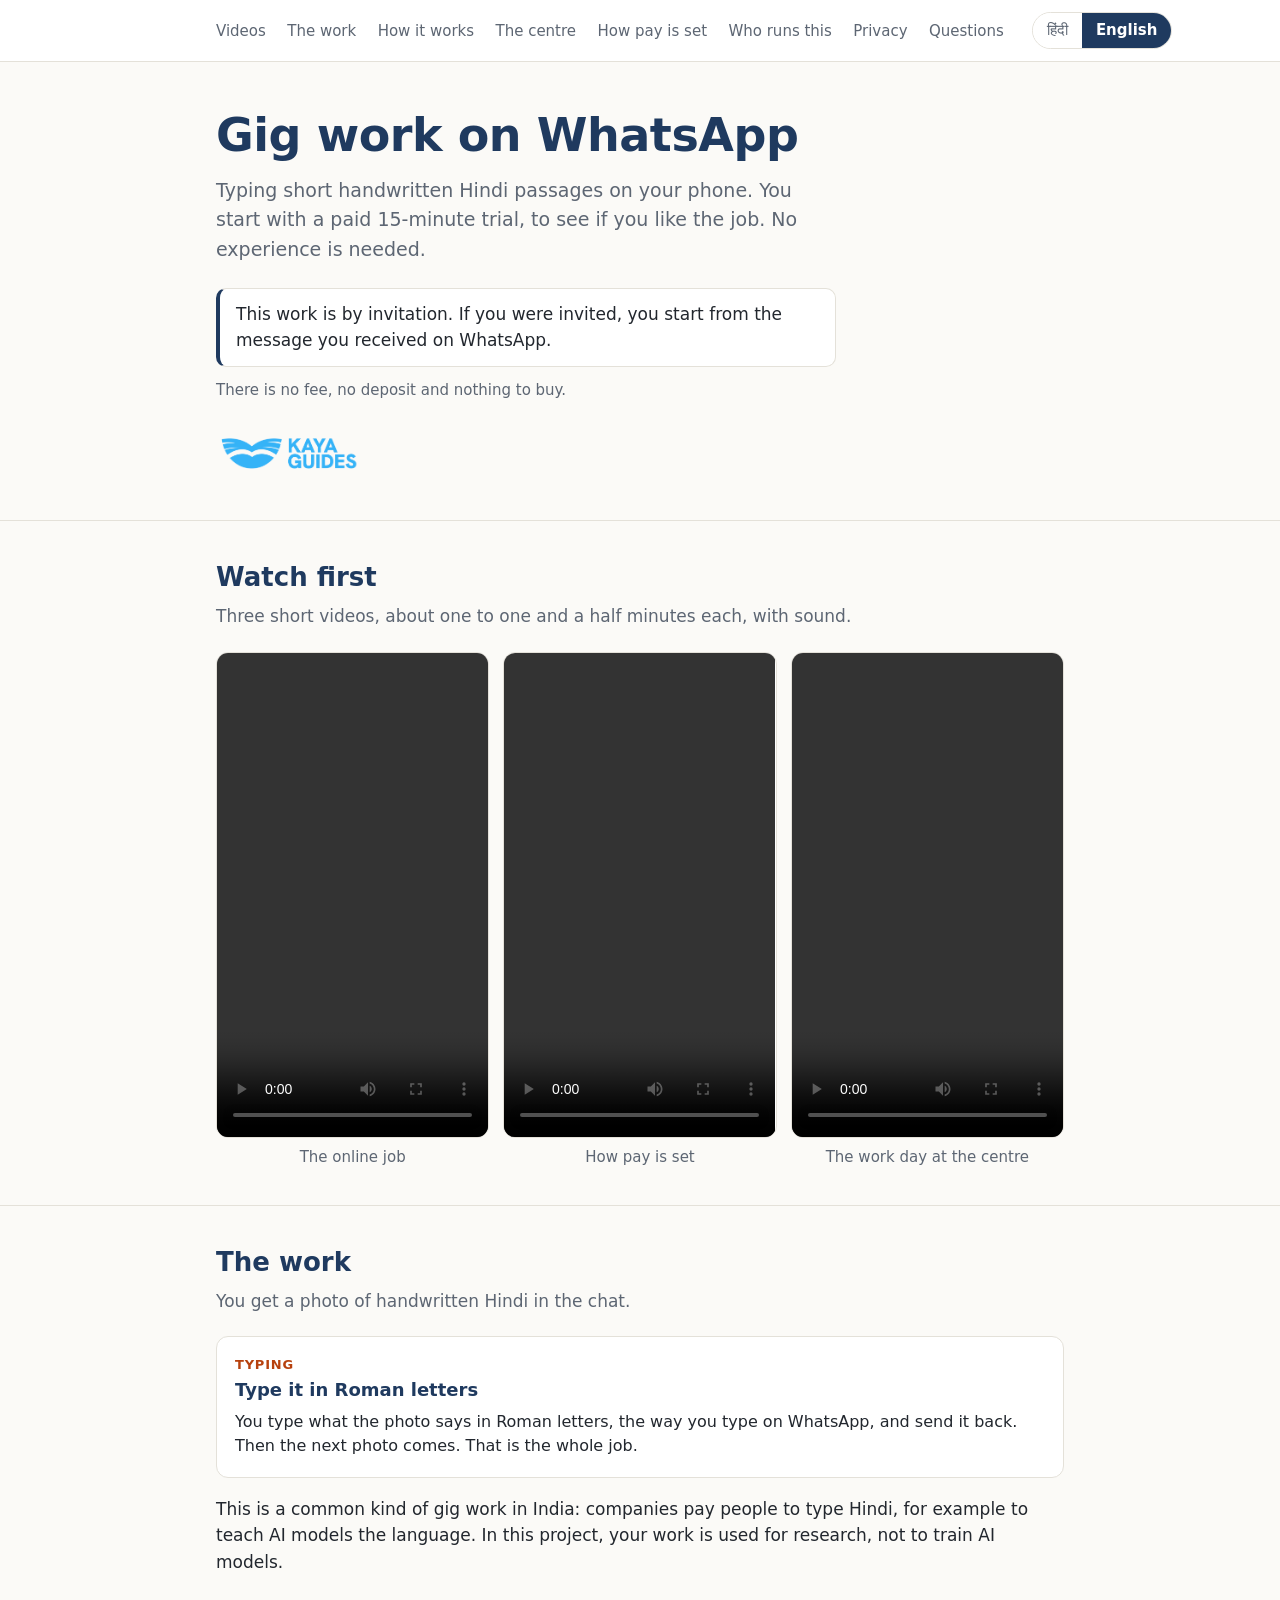
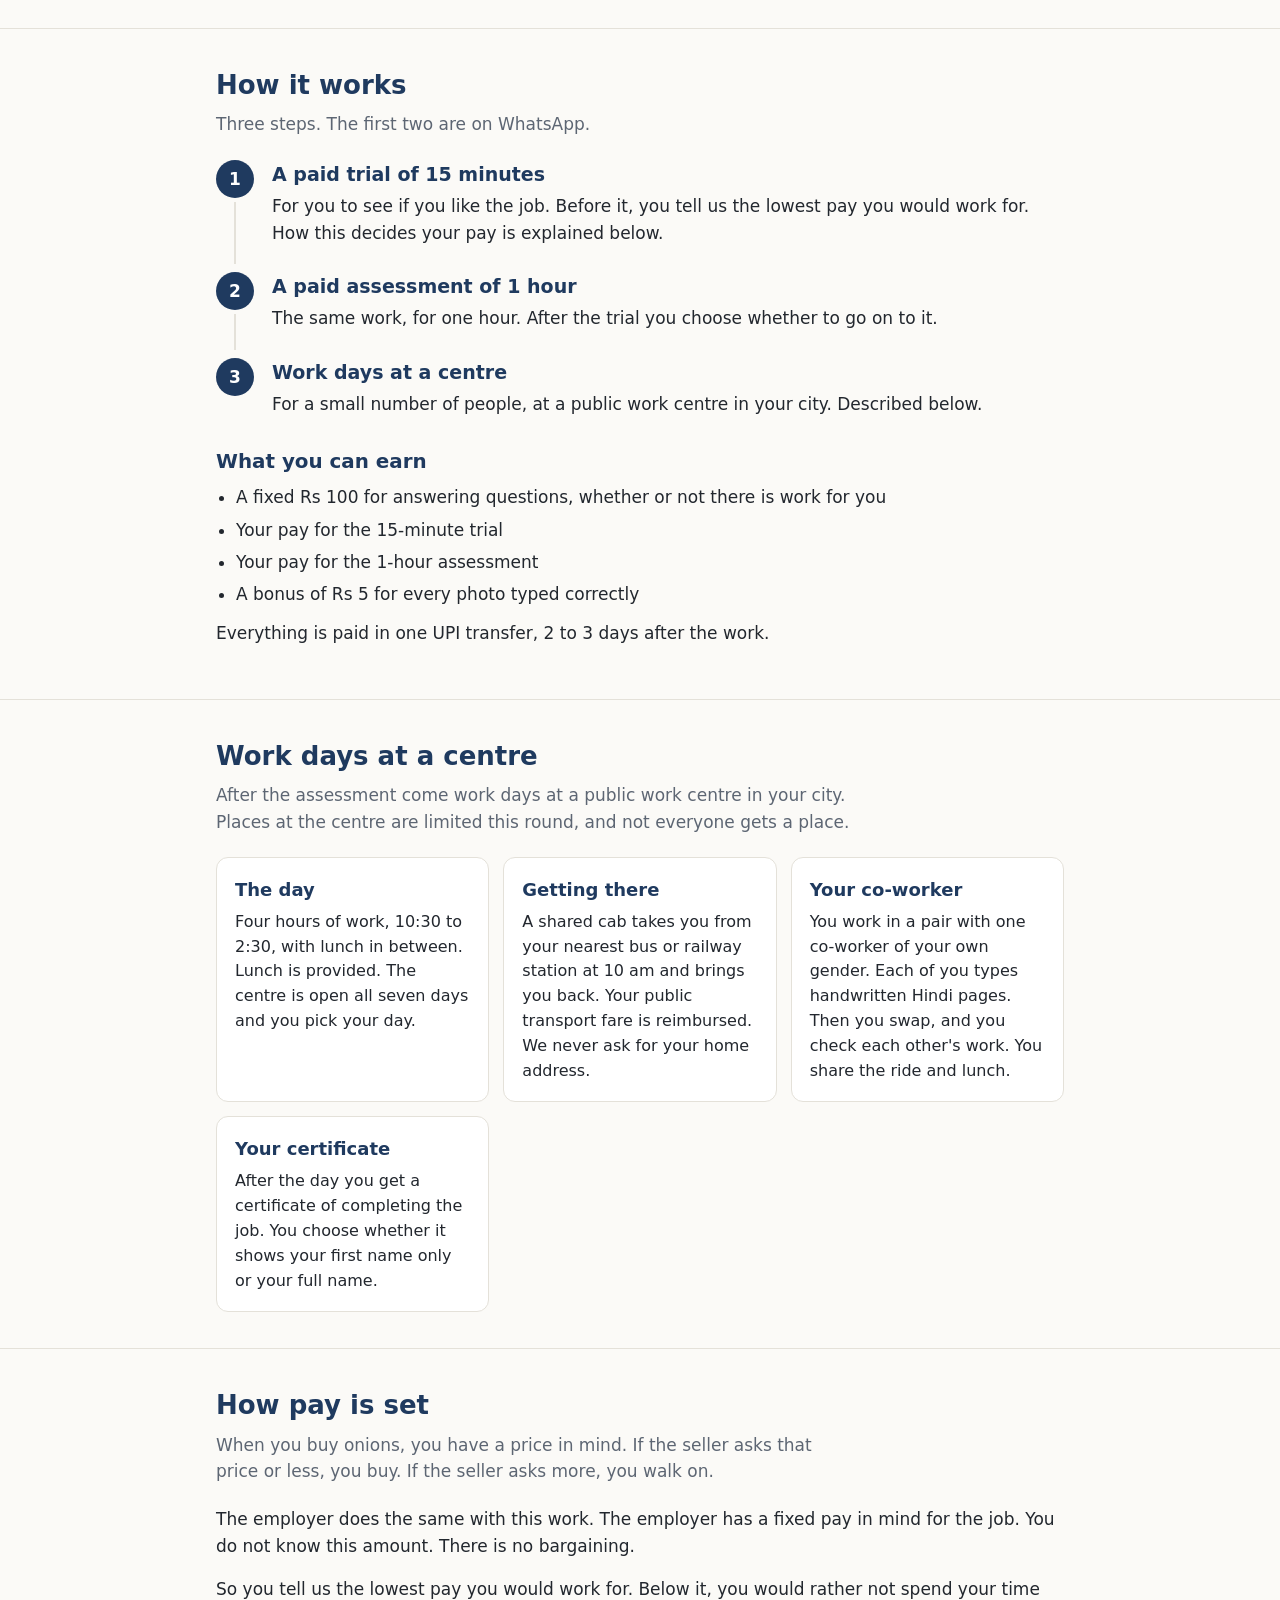
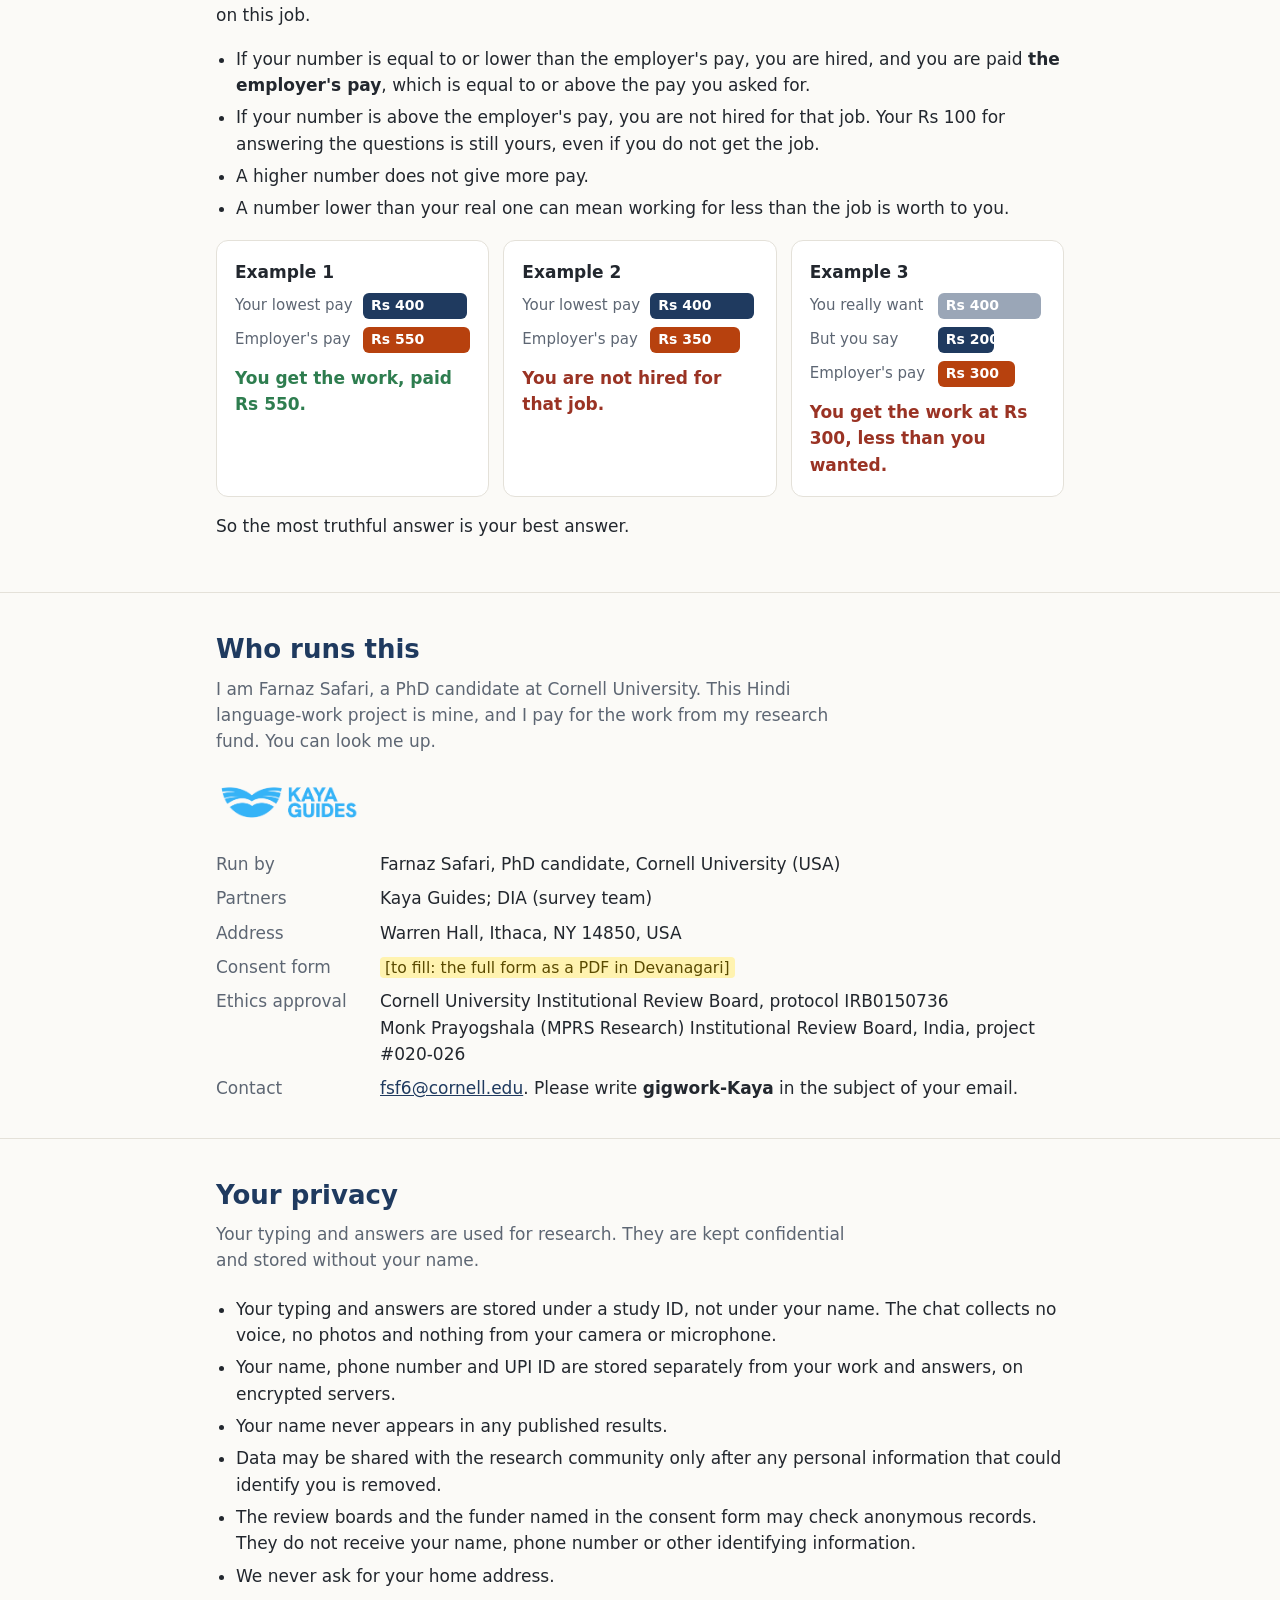
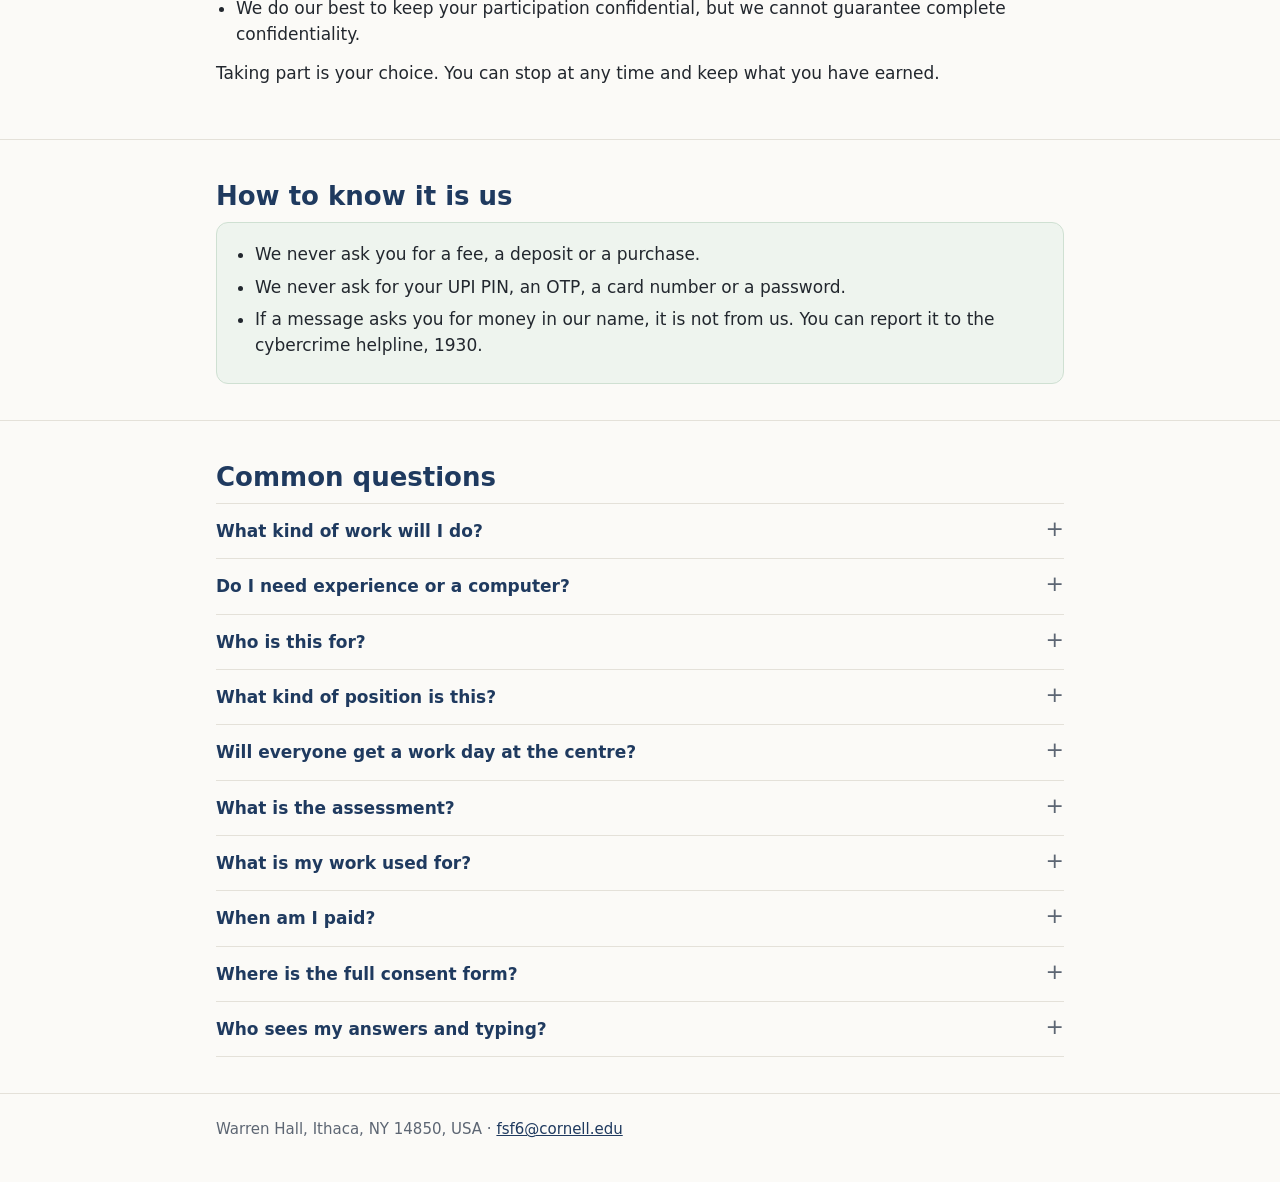
<file: gigwork/en.html>
<!doctype html>
<!-- English page. The Hindi page is index.html and is the first page people see. Keep the two in step. -->
<html lang="en">
<head>
<meta charset="utf-8">
<meta name="viewport" content="width=device-width, initial-scale=1">
<title>Gig work on WhatsApp | Farnaz Safari, Cornell</title>
<meta name="description" content="Gig work on WhatsApp: typing short handwritten Hindi passages on your phone. Run by Farnaz Safari, PhD candidate at Cornell University. By invitation. No fee, no deposit.">
<link rel="stylesheet" href="style.css?v=2">
<link rel="alternate" hreflang="hi" href="index.html">
<link rel="alternate" hreflang="en" href="en.html">
</head>
<body>

<header class="top">
  <div class="wrap">
    <nav>
      <a href="#videos">Videos</a>
      <a href="#work">The work</a>
      <a href="#how">How it works</a>
      <a href="#centre">The centre</a>
      <a href="#pay">How pay is set</a>
      <a href="#who">Who runs this</a>
      <a href="#privacy">Privacy</a>
      <a href="#questions">Questions</a>
    </nav>
    <div class="lang"><a href="index.html" lang="hi">हिंदी</a><a class="on" href="en.html" lang="en">English</a></div>
  </div>
</header>

<main>

<div class="wrap hero">
  <h1>Gig work on WhatsApp</h1>
  <p>Typing short handwritten Hindi passages on your phone. You start with a paid 15-minute trial, to see if you like the job. No experience is needed.</p>
  <div class="invite">This work is by invitation. If you were invited, you start from the message you received on WhatsApp.</div>
  <div class="under-btn">There is no fee, no deposit and nothing to buy.</div>
  <div class="logos">
    <img class="kaya" src="logo_kaya_guides.png" alt="Kaya Guides">
  </div>
</div>

<section id="videos">
  <div class="wrap">
    <h2>Watch first</h2>
    <p class="lead">Three short videos, about one to one and a half minutes each, with sound.</p>
    <div class="videos">
      <figure>
        <video controls preload="metadata" playsinline src="video1_online_job.mp4?v=en2"></video>
        <figcaption>The online job</figcaption>
      </figure>
      <figure>
        <video controls preload="metadata" playsinline src="video2_lowest_pay.mp4?v=en2"></video>
        <figcaption>How pay is set</figcaption>
      </figure>
      <figure>
        <video controls preload="metadata" playsinline src="video3_centre_day.mp4?v=en2"></video>
        <figcaption>The work day at the centre</figcaption>
      </figure>
    </div>
  </div>
</section>

<section id="work">
  <div class="wrap">
    <h2>The work</h2>
    <p class="lead">You get a photo of handwritten Hindi in the chat.</p>
    <div class="cards">
      <div class="card">
        <div class="tag">Typing</div>
        <h3>Type it in Roman letters</h3>
        <p>You type what the photo says in Roman letters, the way you type on WhatsApp, and send it back. Then the next photo comes. That is the whole job.</p>
      </div>
    </div>
    <p style="margin-top:18px">This is a common kind of gig work in India: companies pay people to type Hindi, for example to teach AI models the language. In this project, your work is used for research, not to train AI models.</p>
  </div>
</section>

<section id="how">
  <div class="wrap">
    <h2>How it works</h2>
    <p class="lead">Three steps. The first two are on WhatsApp.</p>
    <ol class="steps">
      <li>
        <h3>A paid trial of 15 minutes</h3>
        <p>For you to see if you like the job. Before it, you tell us the lowest pay you would work for. How this decides your pay is explained below.</p>
      </li>
      <li>
        <h3>A paid assessment of 1 hour</h3>
        <p>The same work, for one hour. After the trial you choose whether to go on to it.</p>
      </li>
      <li>
        <h3>Work days at a centre</h3>
        <p>For a small number of people, at a public work centre in your city. Described below.</p>
      </li>
    </ol>
    <h3 style="color:var(--ink); margin:8px 0 6px">What you can earn</h3>
    <ul class="rules">
      <li>A fixed Rs 100 for answering questions, whether or not there is work for you</li>
      <li>Your pay for the 15-minute trial</li>
      <li>Your pay for the 1-hour assessment</li>
      <li>A bonus of Rs 5 for every photo typed correctly</li>
    </ul>
    <p style="margin-top:12px">Everything is paid in one UPI transfer, 2 to 3 days after the work.</p>
  </div>
</section>

<section id="centre">
  <div class="wrap">
    <h2>Work days at a centre</h2>
    <p class="lead">After the assessment come work days at a public work centre in your city. Places at the centre are limited this round, and not everyone gets a place.</p>
    <div class="cards">
      <div class="card">
        <h3>The day</h3>
        <p>Four hours of work, 10:30 to 2:30, with lunch in between. Lunch is provided. The centre is open all seven days and you pick your day.</p>
      </div>
      <div class="card">
        <h3>Getting there</h3>
        <p>A shared cab takes you from your nearest bus or railway station at 10 am and brings you back. Your public transport fare is reimbursed. We never ask for your home address.</p>
      </div>
      <div class="card">
        <h3>Your co-worker</h3>
        <p>You work in a pair with one co-worker of your own gender. Each of you types handwritten Hindi pages. Then you swap, and you check each other's work. You share the ride and lunch.</p>
      </div>
      <div class="card">
        <h3>Your certificate</h3>
        <p>After the day you get a certificate of completing the job. You choose whether it shows your first name only or your full name.</p>
      </div>
    </div>
  </div>
</section>

<section id="pay">
  <div class="wrap">
    <h2>How pay is set</h2>
    <p class="lead">When you buy onions, you have a price in mind. If the seller asks that price or less, you buy. If the seller asks more, you walk on.</p>
    <p>The employer does the same with this work. The employer has a fixed pay in mind for the job. You do not know this amount. There is no bargaining.</p>
    <p>So you tell us the lowest pay you would work for. Below it, you would rather not spend your time on this job.</p>
    <ul class="rules">
      <li>If your number is equal to or lower than the employer's pay, you are hired, and you are paid <strong>the employer's pay</strong>, which is equal to or above the pay you asked for.</li>
      <li>If your number is above the employer's pay, you are not hired for that job. Your Rs 100 for answering the questions is still yours, even if you do not get the job.</li>
      <li>A higher number does not give more pay.</li>
      <li>A number lower than your real one can mean working for less than the job is worth to you.</li>
    </ul>
    <div class="examples">
      <div class="ex">
        <strong>Example 1</strong>
        <div class="row"><span class="label">Your lowest pay</span><span class="bar you" style="width:44%">Rs 400</span></div>
        <div class="row"><span class="label">Employer's pay</span><span class="bar emp" style="width:60%">Rs 550</span></div>
        <div class="result ok">You get the work, paid Rs 550.</div>
      </div>
      <div class="ex">
        <strong>Example 2</strong>
        <div class="row"><span class="label">Your lowest pay</span><span class="bar you" style="width:44%">Rs 400</span></div>
        <div class="row"><span class="label">Employer's pay</span><span class="bar emp" style="width:38%">Rs 350</span></div>
        <div class="result no">You are not hired for that job.</div>
      </div>
      <div class="ex">
        <strong>Example 3</strong>
        <div class="row"><span class="label">You really want</span><span class="bar you" style="width:44%; opacity:.45">Rs 400</span></div>
        <div class="row"><span class="label">But you say</span><span class="bar you" style="width:24%">Rs 200</span></div>
        <div class="row"><span class="label">Employer's pay</span><span class="bar emp" style="width:33%">Rs 300</span></div>
        <div class="result no">You get the work at Rs 300, less than you wanted.</div>
      </div>
    </div>
    <p style="margin-top:16px">So the most truthful answer is your best answer.</p>
  </div>
</section>

<section id="who">
  <div class="wrap">
    <h2>Who runs this</h2>
    <p class="lead">I am Farnaz Safari, a PhD candidate at Cornell University. This Hindi language-work project is mine, and I pay for the work from my research fund. You can look me up.</p>
    <div class="logos" style="margin:0 0 22px">
      <img class="kaya" src="logo_kaya_guides.png" alt="Kaya Guides">
    </div>
    <dl class="who">
      <dt>Run by</dt>
      <dd>Farnaz Safari, PhD candidate, Cornell University (USA)</dd>
      <dt>Partners</dt>
      <dd>Kaya Guides; DIA (survey team)</dd>
      <dt>Address</dt>
      <dd>Warren Hall, Ithaca, NY 14850, USA</dd>
      <dt>Consent form</dt>
      <dd><span class="fill">[to fill: the full form as a PDF in Devanagari]</span></dd>
      <dt>Ethics approval</dt>
      <dd>Cornell University Institutional Review Board, protocol IRB0150736<br>Monk Prayogshala (MPRS Research) Institutional Review Board, India, project #020-026</dd>
      <dt>Contact</dt>
      <dd><a href="mailto:fsf6@cornell.edu?subject=gigwork-Kaya">fsf6@cornell.edu</a>. Please write <strong>gigwork-Kaya</strong> in the subject of your email.</dd>
    </dl>
  </div>
</section>

<section id="privacy">
  <div class="wrap">
    <h2>Your privacy</h2>
    <p class="lead">Your typing and answers are used for research. They are kept confidential and stored without your name.</p>
    <ul class="rules">
      <li>Your typing and answers are stored under a study ID, not under your name. The chat collects no voice, no photos and nothing from your camera or microphone.</li>
      <li>Your name, phone number and UPI ID are stored separately from your work and answers, on encrypted servers.</li>
      <li>Your name never appears in any published results.</li>
      <li>Data may be shared with the research community only after any personal information that could identify you is removed.</li>
      <li>The review boards and the funder named in the consent form may check anonymous records. They do not receive your name, phone number or other identifying information.</li>
      <li>We never ask for your home address.</li>
      <li>We do our best to keep your participation confidential, but we cannot guarantee complete confidentiality.</li>
    </ul>
    <p style="margin-top:12px">Taking part is your choice. You can stop at any time and keep what you have earned.</p>
  </div>
</section>

<section id="safety">
  <div class="wrap">
    <h2>How to know it is us</h2>
    <div class="safe">
      <ul>
        <li>We never ask you for a fee, a deposit or a purchase.</li>
        <li>We never ask for your UPI PIN, an OTP, a card number or a password.</li>
        <li>If a message asks you for money in our name, it is not from us. You can report it to the cybercrime helpline, 1930.</li>
      </ul>
    </div>
  </div>
</section>

<section id="questions">
  <div class="wrap">
    <h2>Common questions</h2>
    <details>
      <summary>What kind of work will I do?</summary>
      <p>You get photos of handwritten Hindi. You type each one in Roman letters and send it back. You see an example first.</p>
    </details>
    <details>
      <summary>Do I need experience or a computer?</summary>
      <p>No experience is needed. The trial is done on your phone, in WhatsApp. You need nothing else.</p>
    </details>
    <details>
      <summary>Who is this for?</summary>
      <p>This round is by invitation only. People who are invited get a message on WhatsApp and start from there. There is no sign-up on this page.</p>
    </details>
    <details>
      <summary>What kind of position is this?</summary>
      <p>Part-time work, paid for each piece of work you do. There is no long commitment.</p>
    </details>
    <details>
      <summary>Will everyone get a work day at the centre?</summary>
      <p>No. Places at the centre are limited this round, and not everyone gets a place.</p>
    </details>
    <details>
      <summary>What is the assessment?</summary>
      <p>One hour of the same work on your phone. It is paid work. After the trial you choose whether to go on to it. Work days at the centre come after it.</p>
    </details>
    <details>
      <summary>What is my work used for?</summary>
      <p>For research. This kind of work is common gig work in India, and companies often pay for it to teach AI models Hindi. In this project, your work is not used to train AI models.</p>
    </details>
    <details>
      <summary>When am I paid?</summary>
      <p>Everything is paid in one UPI transfer, 2 to 3 days after the work.</p>
    </details>
    <details>
      <summary>Where is the full consent form?</summary>
      <p>In the "Who runs this" section of the Hindi page, as a PDF in Hindi.</p>
    </details>
    <details>
      <summary>Who sees my answers and typing?</summary>
      <p>Your work and answers are stored under a study ID, not under your name. Your name, phone number and UPI ID are kept separately. The details are in the "Your privacy" section of this page.</p>
    </details>
  </div>
</section>

</main>

<footer>
  <div class="wrap">
    Warren Hall, Ithaca, NY 14850, USA · <a href="mailto:fsf6@cornell.edu?subject=gigwork-Kaya">fsf6@cornell.edu</a>
  </div>
</footer>

<!-- Visitor analytics (GoatCounter): countries, referrers, pages. No cookies. Dashboard: https://farnazsafari.goatcounter.com -->
<script data-goatcounter="https://farnazsafari.goatcounter.com/count" async src="//gc.zgo.at/count.js"></script>
</body>
</html>
</file>
<file: assets/style.css>
/* Farnaz Safari — academic website
   Single-column layout in the style of hand-coded economist sites
   (Jayachandran / Rao pattern): narrow measure, serif type, navy links. */

:root {
  --text: #1d1d1f;
  --muted: #666666;
  --link: #b8860b;
  --rule: #dddddd;
}

* { box-sizing: border-box; }

body {
  font-family: Charter, Georgia, "Times New Roman", serif;
  font-size: 17px;
  line-height: 1.55;
  color: var(--text);
  background: #fbfbfa;
  max-width: 780px;
  margin: 0 auto;
  padding: 2rem 1.25rem 4rem;
}

a { color: var(--link); text-decoration: none; }
a:hover { text-decoration: underline; }

/* --- Navigation --- */
nav {
  font-family: Helvetica, Arial, sans-serif;
  font-size: 0.85rem;
  letter-spacing: 0.08em;
  text-transform: uppercase;
  margin-bottom: 2.5rem;
  border-bottom: 1px solid var(--rule);
  padding-bottom: 0.75rem;
}
nav a { margin-right: 1.5rem; color: var(--link); }
nav a.current { color: var(--text); font-weight: bold; }

/* --- Headings --- */
h1 {
  font-size: 2rem;
  font-weight: normal;
  margin: 0 0 0.25rem;
}
.subtitle {
  color: var(--link);
  margin: 0 0 1.75rem;
}
h2 {
  font-size: 1.2rem;
  margin: 2.5rem 0 1rem;
  padding-bottom: 0.3rem;
  border-bottom: 1px solid var(--rule);
  font-weight: bold;
}
h2:first-of-type { margin-top: 0; }

/* --- Home page layout --- */
.home-grid {
  display: flex;
  gap: 2rem;
  align-items: flex-start;
}
.home-grid .bio { flex: 1; }
.portrait {
  width: 200px;
  max-width: 100%;
  height: auto;
  flex-shrink: 0;
}
@media (max-width: 640px) {
  .home-grid { flex-direction: column; }
  .portrait { width: 160px; }
}

.contact {
  margin-top: 1.25rem;
  font-size: 0.95rem;
  color: var(--muted);
}
.contact a { white-space: nowrap; }

.market-notice {
  margin-top: 1.25rem;
  padding: 0.6rem 0.9rem;
  border-left: 3px solid var(--link);
  background: #f5f7fa;
  font-size: 0.95rem;
}

/* --- References grid --- */
.refs {
  display: grid;
  grid-template-columns: 1fr 1fr;
  gap: 1.25rem 2rem;
  font-size: 0.95rem;
}
@media (max-width: 560px) { .refs { grid-template-columns: 1fr; } }
.refs .name { font-weight: bold; }
.refs .role { color: var(--muted); }

/* --- Paper entries --- */
.paper { margin-bottom: 1.9rem; }
.paper .title { font-weight: bold; }
.paper .coauthors { display: block; }
.paper .status {
  display: block;
  font-style: italic;
  color: var(--muted);
  font-size: 0.95rem;
}
.paper .links {
  display: block;
  font-size: 0.95rem;
  margin-top: 0.15rem;
}
.paper .links a { margin-right: 0.9rem; }

.abstract-inline {
  margin-top: 0.6rem;
  font-size: 0.97rem;
}
.abstract-inline p { margin: 0 0 0.6rem; }

details { margin-top: 0.35rem; font-size: 0.97rem; }
details summary {
  cursor: pointer;
  color: var(--link);
  font-size: 0.9rem;
  font-family: Helvetica, Arial, sans-serif;
}
details[open] summary { margin-bottom: 0.4rem; }
details p { margin: 0 0 0.6rem; }

/* --- Teaching lists --- */
.teach-item { margin-bottom: 1.1rem; }
.teach-item .course { font-weight: bold; }
.teach-item .detail { color: var(--muted); font-size: 0.95rem; display: block; }

/* --- Footer --- */
footer {
  margin-top: 3.5rem;
  padding-top: 0.75rem;
  border-top: 1px solid var(--rule);
  font-size: 0.85rem;
  color: var(--muted);
}

/* --- Analytics consent banner --- */
.consent {
  position: fixed;
  left: 0;
  right: 0;
  bottom: 0;
  display: flex;
  flex-wrap: wrap;
  gap: 0.5rem 1rem;
  align-items: center;
  justify-content: center;
  padding: 0.6rem 1rem;
  background: #fbfbfa;
  border-top: 1px solid var(--rule);
  font-family: Helvetica, Arial, sans-serif;
  font-size: 0.85rem;
  color: var(--muted);
}
.consent-buttons { white-space: nowrap; }
.consent button {
  font: inherit;
  margin-left: 0.4rem;
  padding: 0.25rem 0.8rem;
  border: 1px solid var(--rule);
  background: transparent;
  color: var(--text);
  cursor: pointer;
}
.consent button[data-choice="yes"] { border-color: var(--link); color: var(--link); }
</file>
<file: gigwork/style.css>
:root {
  --ink: #1f3a5f;
  --text: #22272e;
  --muted: #5d6673;
  --accent: #b7410e;
  --bg: #fbfaf7;
  --card: #ffffff;
  --line: #e4e1d9;
  --ok: #2e7d4f;
  --no: #9a3324;
  --fill: #fff3b0;
}
* { box-sizing: border-box; }
html { scroll-behavior: smooth; }
body {
  margin: 0;
  background: var(--bg);
  color: var(--text);
  font-family: system-ui, -apple-system, "Segoe UI", Roboto, "Noto Sans", "Noto Sans Devanagari", sans-serif;
  font-size: 17px;
  line-height: 1.55;
}
.wrap { max-width: 880px; margin: 0 auto; padding: 0 16px; }
header.top {
  border-bottom: 1px solid var(--line);
  background: var(--card);
}
header.top .wrap {
  display: flex; align-items: center; justify-content: space-between;
  padding-top: 12px; padding-bottom: 12px; gap: 12px;
}
.brand { font-weight: 700; color: var(--ink); white-space: nowrap; }
nav { white-space: nowrap; }
nav a { color: var(--muted); text-decoration: none; margin-right: 16px; font-size: 15px; }
nav a:hover { color: var(--ink); }
@media (max-width: 960px) { nav { display: none; } }
.lang { display: flex; margin-left: auto; border: 1px solid var(--line); border-radius: 999px; overflow: hidden; flex: none; }
.lang a { padding: 6px 14px; font-size: 15px; text-decoration: none; color: var(--muted); background: var(--card); }
.lang a.on { background: var(--ink); color: #fff; font-weight: 600; }
html[lang="hi"] body { line-height: 1.7; }
html[lang="hi"] .hero h1 { line-height: 1.25; }

.hero { padding: 48px 16px 40px; }
.hero h1 {
  font-size: clamp(30px, 6vw, 46px);
  line-height: 1.12; margin: 0 0 14px; color: var(--ink);
  letter-spacing: -0.01em; text-wrap: balance;
}
.hero p { font-size: 19px; color: var(--muted); max-width: 620px; margin: 0 0 24px; }
.btn {
  display: inline-block; background: var(--ink); color: #fff; text-decoration: none;
  padding: 14px 26px; border-radius: 10px; font-weight: 600;
}
.btn:hover { background: #162b47; }
.invite {
  display: inline-block; background: var(--card); border: 1px solid var(--line);
  border-left: 4px solid var(--ink); border-radius: 10px; padding: 12px 16px; max-width: 620px;
}
.under-btn { font-size: 15px; color: var(--muted); margin-top: 12px; }

section { padding: 36px 0; border-top: 1px solid var(--line); }
h2 { font-size: 26px; color: var(--ink); margin: 0 0 6px; }
.lead { color: var(--muted); margin: 0 0 22px; max-width: 640px; }

.cards { display: grid; gap: 14px; grid-template-columns: repeat(auto-fit, minmax(230px, 1fr)); }
.card {
  background: var(--card); border: 1px solid var(--line); border-radius: 12px; padding: 18px;
}
.card h3 { margin: 0 0 6px; font-size: 18px; color: var(--ink); }
.card p { margin: 0; color: var(--text); font-size: 16px; }
.tag { font-size: 13px; color: var(--accent); font-weight: 700; text-transform: uppercase; letter-spacing: 0.06em; }

ol.steps { list-style: none; margin: 0; padding: 0; counter-reset: step; }
ol.steps li {
  counter-increment: step; position: relative;
  padding: 0 0 22px 56px; margin: 0;
}
ol.steps li::before {
  content: counter(step);
  position: absolute; left: 0; top: 0;
  width: 38px; height: 38px; border-radius: 50%;
  background: var(--ink); color: #fff; font-weight: 700;
  display: flex; align-items: center; justify-content: center;
}
ol.steps li::after {
  content: ""; position: absolute; left: 18px; top: 42px; bottom: 4px;
  width: 2px; background: var(--line);
}
ol.steps li:last-child::after { display: none; }
ol.steps h3 { margin: 4px 0 4px; font-size: 19px; color: var(--ink); }
ol.steps p { margin: 0; }

.examples { display: grid; gap: 14px; grid-template-columns: repeat(auto-fit, minmax(260px, 1fr)); margin-top: 18px; }
.ex { background: var(--card); border: 1px solid var(--line); border-radius: 12px; padding: 18px; }
.ex .row { display: flex; align-items: center; gap: 10px; margin: 8px 0; font-size: 15px; }
.ex .label { width: 118px; flex: none; color: var(--muted); }
.ex .bar { height: 26px; border-radius: 6px; color: #fff; font-weight: 700; font-size: 14px;
           display: flex; align-items: center; padding: 0 8px; white-space: nowrap; }
.bar.you { background: var(--ink); }
.bar.emp { background: var(--accent); }
.ex .result { margin-top: 12px; font-weight: 700; }
.result.ok { color: var(--ok); }
.result.no { color: var(--no); }
.rules { margin: 0; padding-left: 20px; }
.rules li { margin-bottom: 6px; }

.videos { display: grid; gap: 14px; grid-template-columns: repeat(auto-fit, minmax(230px, 1fr)); }
.videos figure { margin: 0; }
.videos video {
  display: block; width: 100%; max-width: 340px; margin: 0 auto; aspect-ratio: 9 / 16;
  background: #fff; border: 1px solid var(--line); border-radius: 12px;
}
.videos figcaption { text-align: center; color: var(--muted); font-size: 15px; margin-top: 8px; }

.safe { background: #eef4ee; border: 1px solid #cfe0d2; border-radius: 12px; padding: 18px; }
.safe ul { margin: 0; padding-left: 20px; }
.safe li { margin-bottom: 6px; }

details { border-bottom: 1px solid var(--line); padding: 14px 0; }
details:first-of-type { border-top: 1px solid var(--line); }
summary { cursor: pointer; font-weight: 600; color: var(--ink); list-style: none; display: flex; justify-content: space-between; gap: 12px; }
summary::-webkit-details-marker { display: none; }
summary::after { content: "+"; color: var(--muted); font-weight: 400; font-size: 22px; line-height: 1; }
details[open] summary::after { content: "\2212"; }
details p { margin: 10px 0 0; }

.logos { display: flex; flex-wrap: wrap; align-items: center; gap: 12px 28px; margin-top: 26px; }
.logos img { height: 44px; width: auto; display: block; mix-blend-mode: multiply; }
.logos img.kaya { height: 52px; }
.fill { background: var(--fill); border-radius: 4px; padding: 1px 5px; font-size: 0.92em; color: #5a4a00; }
dl.who { display: grid; grid-template-columns: 150px 1fr; gap: 8px 14px; margin: 0; }
dl.who dt { color: var(--muted); }
dl.who dd { margin: 0; }
dl.who a, footer a { color: var(--ink); }
@media (max-width: 560px) { dl.who { grid-template-columns: 1fr; gap: 2px; } dl.who dd { margin-bottom: 10px; } }

footer { border-top: 1px solid var(--line); padding: 24px 0 40px; color: var(--muted); font-size: 15px; }
</file>
